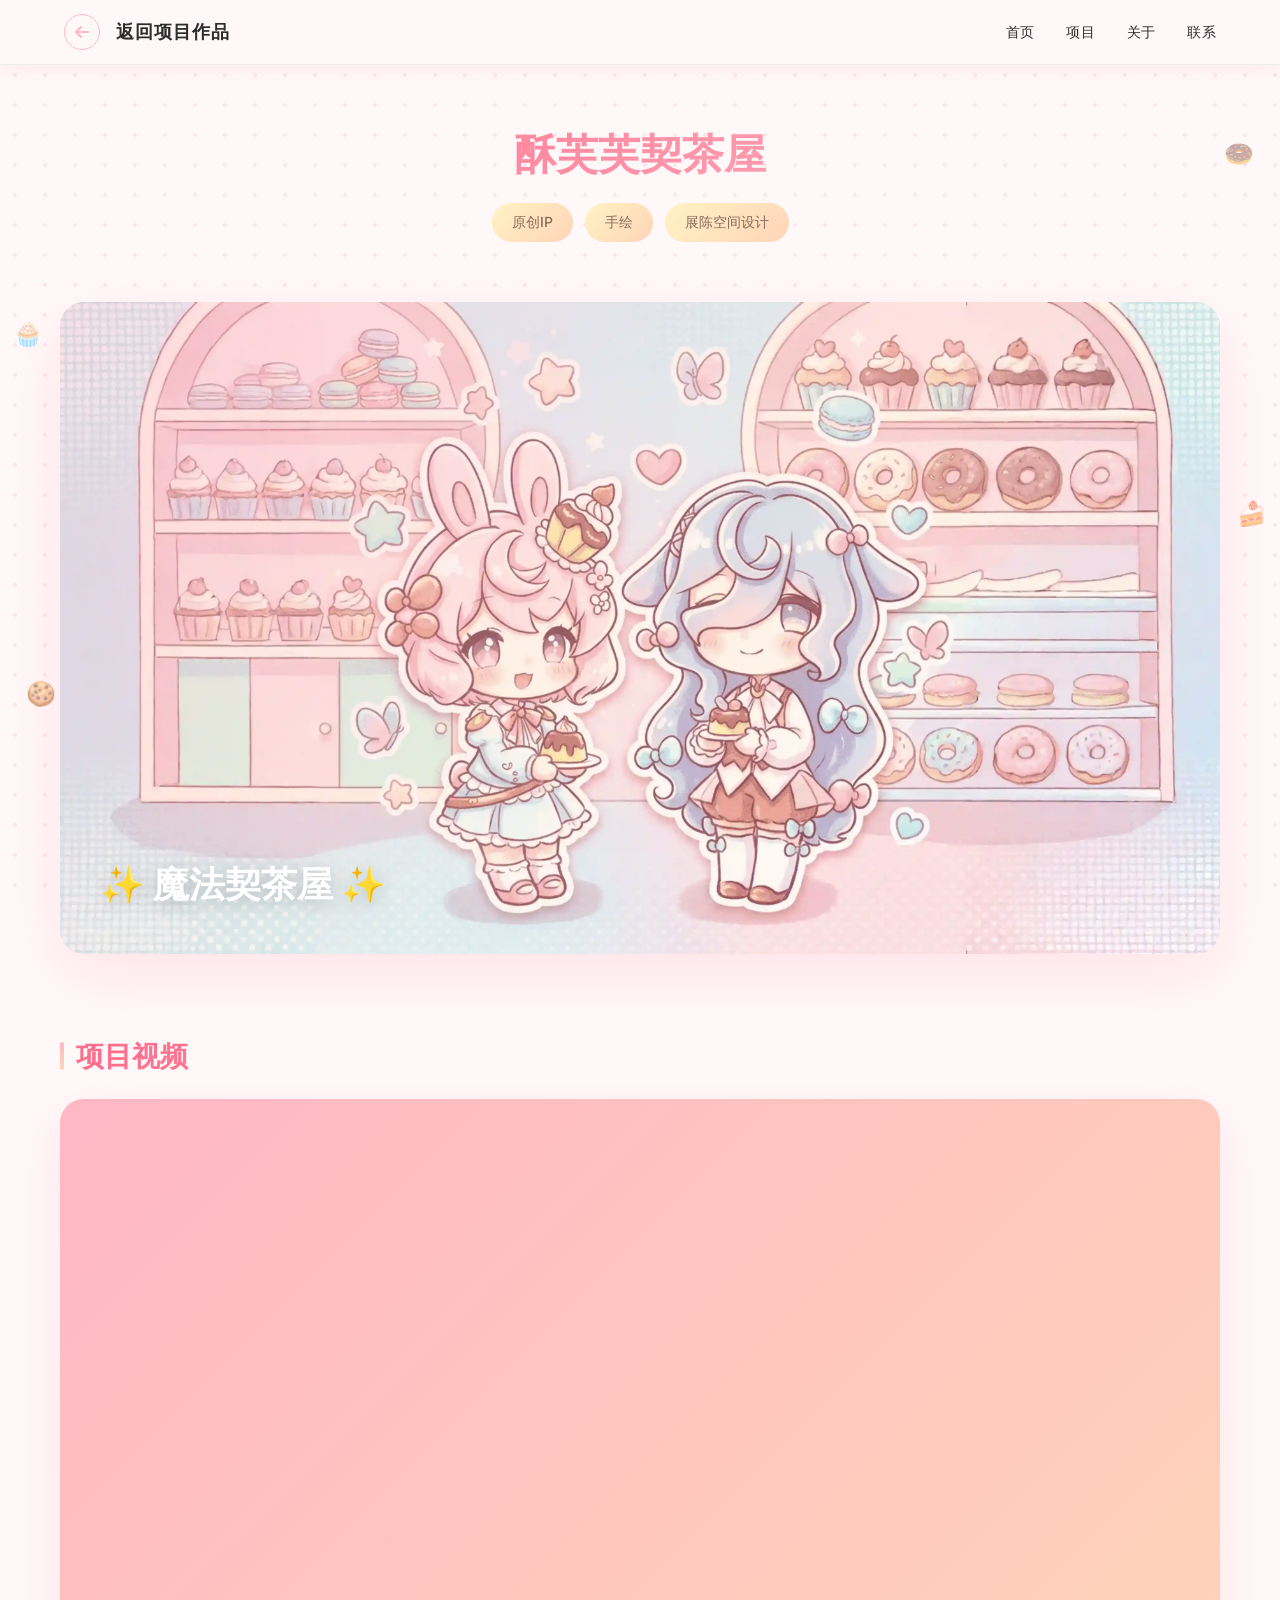
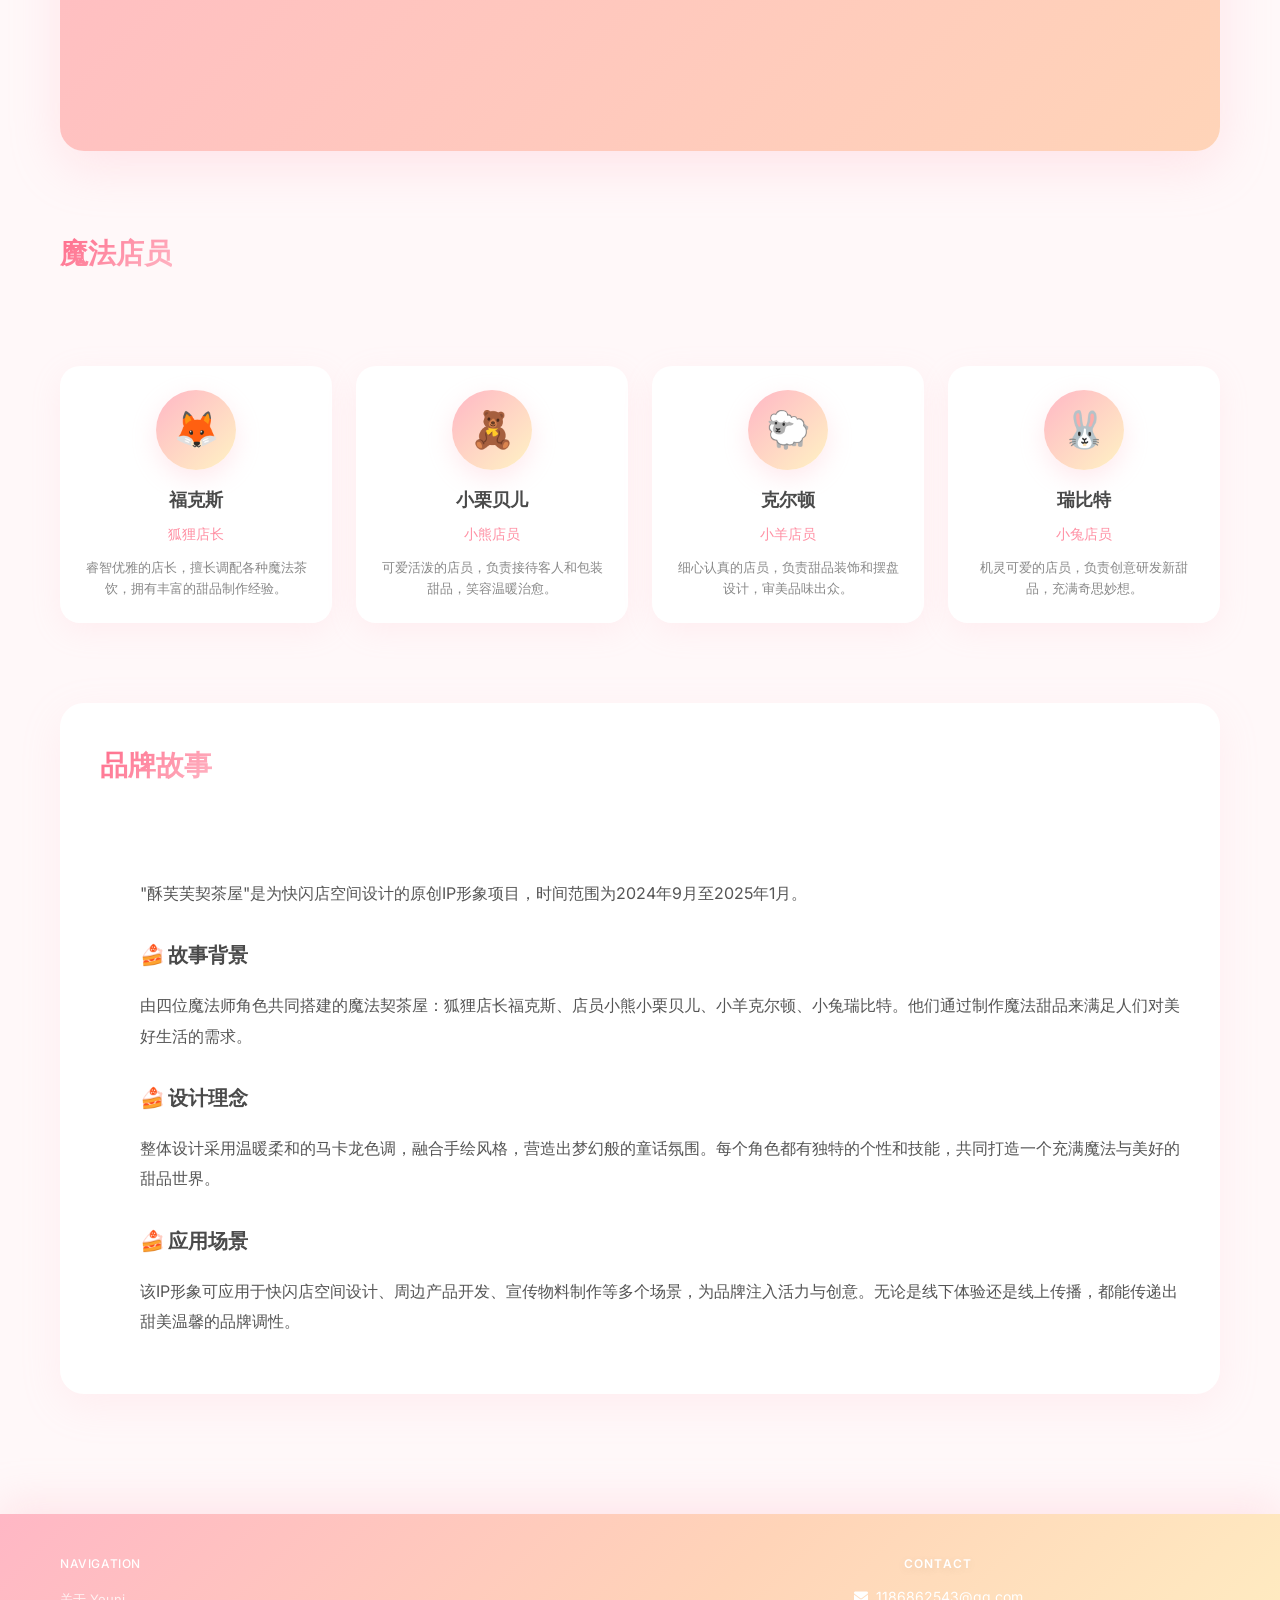
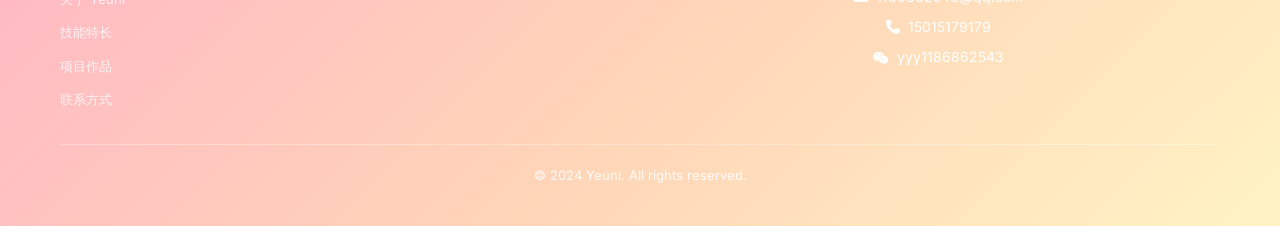
<file: project-detail-sofufu.html>
<!DOCTYPE html>
<html lang="zh-CN">
<head>
    <meta charset="UTF-8">
    <meta name="viewport" content="width=device-width, initial-scale=1.0">
    <title>酥芙芙契茶屋 - 快闪店IP设计</title>
    <link rel="stylesheet" href="https://cdnjs.cloudflare.com/ajax/libs/font-awesome/6.4.0/css/all.min.css">
    <link rel="stylesheet" href="https://fonts.googleapis.com/css2?family=Inter:wght@300;400;500;600;700&display=swap">
    <link rel="stylesheet" href="styles.css">
    <style>
        /* 酥芙芙专属可爱风格样式 */
        :root {
            --macaron-pink: #FFB7C5;
            --macaron-peach: #FFD4B8;
            --macaron-yellow: #FFF3C4;
            --macaron-mint: #C8F7DC;
            --macaron-lavender: #E8D5FF;
            --macaron-blue: #D4E8FF;
            --polka-dot-color: rgba(255, 183, 197, 0.3);
        }

        body {
            background-color: #FFF8F9;
        }

        /* 波点背景 */
        .polka-dot-bg {
            position: fixed;
            top: 0;
            left: 0;
            width: 100%;
            height: 100%;
            background-image: radial-gradient(circle, var(--polka-dot-color) 2px, transparent 2px);
            background-size: 30px 30px;
            pointer-events: none;
            z-index: -1;
        }

        /* 导航栏可爱样式 */
        .navbar {
            background: rgba(255, 248, 249, 0.95) !important;
            backdrop-filter: blur(20px);
            box-shadow: 0 4px 20px rgba(255, 183, 197, 0.2);
        }

        .navbar.scrolled {
            background: rgba(255, 248, 249, 0.98) !important;
            box-shadow: 0 8px 30px rgba(255, 183, 197, 0.3);
        }

        .nav-links a {
            position: relative;
            transition: all 0.3s ease;
        }

        .nav-links a:hover {
            color: var(--macaron-pink);
            transform: translateY(-2px);
        }

        .nav-links a::after {
            content: '';
            position: absolute;
            bottom: -4px;
            left: 0;
            width: 0;
            height: 3px;
            background: linear-gradient(90deg, var(--macaron-pink), var(--macaron-peach));
            border-radius: 2px;
            transition: width 0.3s ease;
        }

        .nav-links a:hover::after {
            width: 100%;
        }

        /* 详情页样式 */
        .detail-page {
            padding: 120px 0 60px;
            position: relative;
        }

        /* 返回按钮 */
        .nav-left {
            display: flex;
            align-items: center;
            gap: 16px;
        }

        .logo {
            text-decoration: none;
        }

        .back-btn {
            display: inline-flex;
            align-items: center;
            justify-content: center;
            width: 36px;
            height: 36px;
            border-radius: 50%;
            background: transparent;
            border: 1px solid var(--macaron-pink);
            color: var(--macaron-pink);
            text-decoration: none;
            font-size: 16px;
            transition: all 0.3s ease;
        }

        .back-btn:hover {
            background: var(--macaron-pink);
            color: white;
        }

        @keyframes bounce {
            0%, 100% { transform: translateY(0); }
            50% { transform: translateY(-5px); }
        }

        /* 标题区域 */
        .detail-header {
            text-align: center;
            margin-bottom: 60px;
        }

        .detail-project-title {
            font-size: 42px;
            font-weight: 700;
            background: linear-gradient(135deg, #FF6B8A, #FFB7C5);
            -webkit-background-clip: text;
            -webkit-text-fill-color: transparent;
            background-clip: text;
            margin-bottom: 16px;
            animation: fadeInUp 0.8s ease;
        }

        .detail-meta-tags {
            display: flex;
            justify-content: center;
            gap: 12px;
            flex-wrap: wrap;
            animation: fadeInUp 0.8s ease 0.2s both;
        }

        .detail-meta-tag {
            padding: 8px 20px;
            background: linear-gradient(135deg, var(--macaron-yellow), var(--macaron-peach));
            border-radius: 25px;
            font-size: 14px;
            color: #8B6A5C;
            font-weight: 500;
            transition: all 0.3s ease;
            cursor: pointer;
        }

        .detail-meta-tag:hover {
            transform: translateY(-3px) scale(1.05);
            box-shadow: 0 6px 20px rgba(255, 212, 184, 0.4);
        }

        /* 封面区域 */
        .detail-cover-section {
            margin-bottom: 80px;
            animation: fadeInUp 0.8s ease 0.4s both;
        }

        .detail-cover {
            position: relative;
            border-radius: 24px;
            overflow: hidden;
            aspect-ratio: 16/9;
            box-shadow: 0 20px 60px rgba(255, 183, 197, 0.3);
            transition: transform 0.5s ease, box-shadow 0.5s ease;
        }

        .detail-cover:hover {
            transform: scale(1.02);
            box-shadow: 0 30px 80px rgba(255, 183, 197, 0.4);
        }

        .detail-cover img {
            width: 100%;
            height: 100%;
            object-fit: cover;
            transition: transform 0.6s ease;
        }

        .detail-cover:hover img {
            transform: scale(1.1);
        }

        .cover-overlay {
            position: absolute;
            inset: 0;
            background: linear-gradient(135deg, rgba(255, 183, 197, 0.4) 0%, rgba(255, 212, 184, 0.2) 50%, transparent 100%);
            display: flex;
            align-items: flex-end;
            padding: 40px;
        }

        .cover-title {
            font-size: 36px;
            font-weight: 700;
            color: white;
            text-shadow: 0 4px 20px rgba(0, 0, 0, 0.2);
            animation: float 3s ease-in-out infinite;
        }

        @keyframes float {
            0%, 100% { transform: translateY(0); }
            50% { transform: translateY(-10px); }
        }

        /* 角色展示区域 */
        .characters-section {
            margin-bottom: 80px;
            animation: fadeInUp 0.8s ease 0.6s both;
        }

        .section-title-wrapper {
            display: flex;
            align-items: center;
            gap: 12px;
            margin-bottom: 30px;
        }

        .section-title {
            font-size: 28px;
            font-weight: 600;
            background: linear-gradient(135deg, #FF6B8A, #FFB7C5);
            -webkit-background-clip: text;
            -webkit-text-fill-color: transparent;
            background-clip: text;
        }

        .section-title::before {
            content: '';
            width: 4px;
            height: 28px;
            background: linear-gradient(180deg, var(--macaron-pink), var(--macaron-peach));
            border-radius: 2px;
        }

        .characters-grid {
            display: grid;
            grid-template-columns: repeat(auto-fit, minmax(250px, 1fr));
            gap: 24px;
        }

        .character-card {
            background: white;
            border-radius: 20px;
            padding: 24px;
            text-align: center;
            box-shadow: 0 8px 30px rgba(255, 183, 197, 0.15);
            transition: all 0.4s ease;
            position: relative;
            overflow: hidden;
        }

        .character-card::before {
            content: '';
            position: absolute;
            top: -50%;
            left: -50%;
            width: 200%;
            height: 200%;
            background: radial-gradient(circle, var(--macaron-lavender) 0%, transparent 70%);
            opacity: 0;
            transition: opacity 0.4s ease;
        }

        .character-card:hover::before {
            opacity: 0.3;
        }

        .character-card:hover {
            transform: translateY(-8px) scale(1.02);
            box-shadow: 0 20px 50px rgba(255, 183, 197, 0.3);
        }

        .character-icon {
            width: 80px;
            height: 80px;
            margin: 0 auto 16px;
            background: linear-gradient(135deg, var(--macaron-pink), var(--macaron-yellow));
            border-radius: 50%;
            display: flex;
            align-items: center;
            justify-content: center;
            font-size: 36px;
            transition: all 0.4s ease;
            box-shadow: 0 8px 25px rgba(255, 183, 197, 0.3);
        }

        .character-card:hover .character-icon {
            transform: rotate(10deg) scale(1.1);
            box-shadow: 0 12px 35px rgba(255, 183, 197, 0.4);
        }

        .character-name {
            font-size: 18px;
            font-weight: 600;
            color: #4A4A4A;
            margin-bottom: 8px;
        }

        .character-role {
            font-size: 14px;
            color: #FF8FA3;
            font-weight: 500;
            margin-bottom: 12px;
        }

        .character-desc {
            font-size: 13px;
            color: #888;
            line-height: 1.6;
        }

        /* 概念说明区域 */
        .detail-concept-section {
            background: white;
            border-radius: 24px;
            padding: 40px;
            box-shadow: 0 12px 40px rgba(255, 183, 197, 0.15);
            animation: fadeInUp 0.8s ease 0.8s both;
        }

        .concept-content {
            line-height: 1.9;
            color: #555;
            font-size: 16px;
            padding-left: 40px;
        }

        .concept-content h4 {
            font-size: 20px;
            font-weight: 600;
            color: #4A4A4A;
            margin: 28px 0 16px;
            position: relative;
            padding-left: 28px;
        }

        .concept-content h4::before {
            content: '🍰';
            position: absolute;
            left: 0;
        }

        .concept-content p {
            margin-bottom: 18px;
        }

        .concept-content strong {
            color: #FF6B8A;
            font-weight: 600;
        }

        /* 装饰元素 - 调整位置避免遮挡内容 */
        .floating-decoration {
            position: fixed;
            font-size: 24px;
            opacity: 0.5;
            pointer-events: none;
            z-index: 100;
            max-width: 30px;
            max-height: 30px;
        }

        .deco-1 { top: 15%; right: 2%; animation: floatDeco 4s ease-in-out infinite; }
        .deco-2 { top: 35%; left: 1%; animation: floatDeco 5s ease-in-out infinite 1s; }
        .deco-3 { top: 55%; right: 1%; animation: floatDeco 6s ease-in-out infinite 0.5s; }
        .deco-4 { top: 75%; left: 2%; animation: floatDeco 4.5s ease-in-out infinite 1.5s; }

        /* 酥芙芙专属页脚样式 - 马卡龙色系 */
        .footer {
            background: linear-gradient(135deg, var(--macaron-pink) 0%, var(--macaron-peach) 50%, var(--macaron-yellow) 100%);
            padding: 40px 0;
            margin-top: 60px;
            box-shadow: 0 -10px 40px rgba(255, 183, 197, 0.3);
        }

        .footer .footer-content {
            grid-template-columns: repeat(3, 1fr);
            gap: 32px;
            margin-bottom: 32px;
        }

        .footer .footer-brand {
            text-align: left;
        }

        .footer .footer-logo {
            font-size: 24px;
            font-weight: 700;
            color: white;
            display: block;
            margin-bottom: 8px;
            text-shadow: 0 2px 10px rgba(0, 0, 0, 0.1);
        }

        .footer .footer-description {
            font-size: 14px;
            color: rgba(255, 255, 255, 0.9);
        }

        .footer .footer-contact {
            text-align: center;
        }

        .footer .footer-contact-title {
            font-size: 12px;
            font-weight: 600;
            color: white;
            text-transform: uppercase;
            letter-spacing: 0.1em;
            margin-bottom: 12px;
            text-shadow: 0 2px 10px rgba(0, 0, 0, 0.1);
        }

        .footer .contact-list {
            display: flex;
            flex-direction: column;
            gap: 8px;
        }

        .footer .contact-item {
            display: flex;
            align-items: center;
            justify-content: center;
            gap: 8px;
            color: white;
            text-decoration: none;
            font-size: 14px;
            transition: all 0.3s ease;
        }

        .footer .contact-item:hover {
            transform: translateY(-2px);
            opacity: 0.8;
        }

        .footer .contact-item i {
            font-size: 14px;
        }

        .footer .footer-social {
            text-align: right;
        }

        .footer .footer-social-title {
            font-size: 12px;
            font-weight: 600;
            color: white;
            text-transform: uppercase;
            letter-spacing: 0.1em;
            margin-bottom: 12px;
            text-shadow: 0 2px 10px rgba(0, 0, 0, 0.1);
        }

        .footer .footer-social-links {
            display: flex;
            justify-content: flex-end;
            gap: 12px;
        }

        .footer .footer-social-links a {
            width: 36px;
            height: 36px;
            background: rgba(255, 255, 255, 0.2);
            border: 2px solid rgba(255, 255, 255, 0.5);
            border-radius: 50%;
            display: flex;
            align-items: center;
            justify-content: center;
            color: white;
            font-size: 14px;
            transition: all 0.3s ease;
        }

        .footer .footer-social-links a:hover {
            background: white;
            color: var(--macaron-pink);
            transform: translateY(-3px) scale(1.1);
            box-shadow: 0 6px 20px rgba(255, 255, 255, 0.4);
        }

        .footer .footer-bottom {
            text-align: center;
            padding-top: 20px;
            border-top: 1px solid rgba(255, 255, 255, 0.3);
            color: rgba(255, 255, 255, 0.9);
            font-size: 13px;
        }

        @keyframes floatDeco {
            0%, 100% { transform: translateY(0) rotate(0deg); }
            50% { transform: translateY(-20px) rotate(10deg); }
        }

        /* 按钮样式 */
        .action-btn {
            display: inline-flex;
            align-items: center;
            gap: 10px;
            padding: 14px 32px;
            background: linear-gradient(135deg, var(--macaron-pink), #FF8FA3);
            border: none;
            border-radius: 50px;
            color: white;
            font-size: 16px;
            font-weight: 600;
            cursor: pointer;
            transition: all 0.3s ease;
            box-shadow: 0 6px 20px rgba(255, 183, 197, 0.4);
        }

        .action-btn:hover {
            transform: translateY(-4px) scale(1.05);
            box-shadow: 0 12px 30px rgba(255, 183, 197, 0.5);
        }

        .action-btn:active {
            transform: translateY(-2px) scale(1.02);
        }

        /* 视频区域样式 */
        .detail-video-section {
            margin-bottom: 80px;
            animation: fadeInUp 0.8s ease 0.5s both;
        }

        .video-container {
            position: relative;
            border-radius: 24px;
            overflow: hidden;
            aspect-ratio: 16/9;
            background: linear-gradient(135deg, var(--macaron-pink), var(--macaron-peach));
            box-shadow: 0 15px 50px rgba(255, 183, 197, 0.3);
        }

        .video-container video {
            width: 100%;
            height: 100%;
            object-fit: cover;
        }

        .video-section-title {
            font-size: 28px;
            font-weight: 600;
            background: linear-gradient(135deg, #FF6B8A, #FFB7C5);
            -webkit-background-clip: text;
            -webkit-text-fill-color: transparent;
            background-clip: text;
            margin-bottom: 20px;
            display: flex;
            align-items: center;
            gap: 12px;
        }

        .video-section-title::before {
            content: '';
            width: 4px;
            height: 28px;
            background: linear-gradient(180deg, var(--macaron-pink), var(--macaron-peach));
            border-radius: 2px;
        }

        /* 渐入动画 */
        @keyframes fadeInUp {
            from {
                opacity: 0;
                transform: translateY(30px);
            }
            to {
                opacity: 1;
                transform: translateY(0);
            }
        }

        /* 响应式设计 */
        @media (max-width: 768px) {
            .detail-project-title {
                font-size: 28px;
            }

            .cover-title {
                font-size: 22px;
            }

            .detail-concept-section {
                padding: 24px;
            }

            .characters-grid {
                grid-template-columns: 1fr;
            }

            .back-btn {
                width: 32px;
                height: 32px;
                font-size: 14px;
            }
        }
    </style>
</head>
<body>
    <!-- 波点背景 -->
    <div class="polka-dot-bg"></div>

    <!-- 装饰元素 -->
    <div class="floating-decoration deco-1">🍩</div>
    <div class="floating-decoration deco-2">🧁</div>
    <div class="floating-decoration deco-3">🍰</div>
    <div class="floating-decoration deco-4">🍪</div>

    <!-- 导航栏 -->
    <header class="navbar">
        <nav class="nav-container">
            <div class="nav-left">
                <a href="index.html#projects" class="back-btn" aria-label="返回项目列表">
                    <i class="fas fa-arrow-left"></i>
                </a>
                <a href="index.html" class="logo" aria-label="返回项目作品">
                    <span class="logo-text">返回项目作品</span>
                </a>
            </div>
            <ul class="nav-links">
                <li><a href="index.html#home">首页</a></li>
                <li><a href="index.html#projects">项目</a></li>
                <li><a href="index.html#about">关于</a></li>
                <li><a href="index.html#contact">联系</a></li>
            </ul>
            <button class="menu-toggle" aria-label="Toggle menu">
                <span></span>
                <span></span>
                <span></span>
            </button>
        </nav>
    </header>

    <!-- 详情页面内容 -->
    <main class="detail-page">
        <div class="container">
            <!-- 头部信息 -->
            <div class="detail-header">
                <h1 class="detail-project-title">酥芙芙契茶屋</h1>
                <div class="detail-meta-tags">
                    <span class="detail-meta-tag">原创IP</span>
                    <span class="detail-meta-tag">手绘</span>
                    <span class="detail-meta-tag">展陈空间设计</span>
                </div>
            </div>

            <!-- 封面区域 -->
            <section class="detail-cover-section">
                <div class="detail-cover">
                    <img src="png/04ip/Sofufu/1.png" alt="酥芙芙契茶屋封面">
                    <div class="cover-overlay">
                        <h2 class="cover-title">✨ 魔法契茶屋 ✨</h2>
                    </div>
                </div>
            </section>

            <!-- 视频区域 -->
            <section class="detail-video-section">
                <h3 class="video-section-title">项目视频</h3>
                <div class="video-container">
                    <iframe src="https://player.bilibili.com/player.html?bvid=BV14LVm61EMw&page=1" scrolling="no" border="0" frameborder="no" framespacing="0" allowfullscreen="true" width="100%" height="100%"></iframe>
                </div>
            </section>

            <!-- 角色展示区域 -->
            <section class="characters-section">
                <div class="section-title-wrapper">
                    <h3 class="section-title">魔法店员</h3>
                </div>
                <div class="characters-grid">
                    <div class="character-card">
                        <div class="character-icon">🦊</div>
                        <h4 class="character-name">福克斯</h4>
                        <p class="character-role">狐狸店长</p>
                        <p class="character-desc">睿智优雅的店长，擅长调配各种魔法茶饮，拥有丰富的甜品制作经验。</p>
                    </div>
                    <div class="character-card">
                        <div class="character-icon">🧸</div>
                        <h4 class="character-name">小栗贝儿</h4>
                        <p class="character-role">小熊店员</p>
                        <p class="character-desc">可爱活泼的店员，负责接待客人和包装甜品，笑容温暖治愈。</p>
                    </div>
                    <div class="character-card">
                        <div class="character-icon">🐑</div>
                        <h4 class="character-name">克尔顿</h4>
                        <p class="character-role">小羊店员</p>
                        <p class="character-desc">细心认真的店员，负责甜品装饰和摆盘设计，审美品味出众。</p>
                    </div>
                    <div class="character-card">
                        <div class="character-icon">🐰</div>
                        <h4 class="character-name">瑞比特</h4>
                        <p class="character-role">小兔店员</p>
                        <p class="character-desc">机灵可爱的店员，负责创意研发新甜品，充满奇思妙想。</p>
                    </div>
                </div>
            </section>

            <!-- 概念说明区域 -->
            <section class="detail-concept-section">
                <div class="section-title-wrapper">
                    <h3 class="section-title">品牌故事</h3>
                </div>
                <div class="concept-content">
                    <p>"酥芙芙契茶屋"是为快闪店空间设计的原创IP形象项目，时间范围为2024年9月至2025年1月。</p>
                    
                    <h4>故事背景</h4>
                    <p>由四位魔法师角色共同搭建的魔法契茶屋：狐狸店长福克斯、店员小熊小栗贝儿、小羊克尔顿、小兔瑞比特。他们通过制作魔法甜品来满足人们对美好生活的需求。</p>
                    
                    <h4>设计理念</h4>
                    <p>整体设计采用温暖柔和的马卡龙色调，融合手绘风格，营造出梦幻般的童话氛围。每个角色都有独特的个性和技能，共同打造一个充满魔法与美好的甜品世界。</p>
                    
                    <h4>应用场景</h4>
                    <p>该IP形象可应用于快闪店空间设计、周边产品开发、宣传物料制作等多个场景，为品牌注入活力与创意。无论是线下体验还是线上传播，都能传递出甜美温馨的品牌调性。</p>
                </div>
            </section>
        </div>
    </main>

    <!-- 页脚 -->
    <footer id="contact" class="footer">
        <div class="container">
            <div class="footer-content">
                <div class="footer-nav">
                    <div class="footer-nav-title">Navigation</div>
                    <ul class="footer-nav-links">
                        <li><a href="index.html#about">关于 Yeuni</a></li>
                        <li><a href="index.html#skills">技能特长</a></li>
                        <li><a href="index.html#projects">项目作品</a></li>
                        <li><a href="index.html#contact">联系方式</a></li>
                    </ul>
                </div>
                <div class="footer-contact">
                    <div class="footer-contact-title">Contact</div>
                    <div class="contact-list">
                        <a href="mailto:1186862543@qq.com" class="contact-item">
                            <i class="fas fa-envelope"></i>
                            <span>1186862543@qq.com</span>
                        </a>
                        <a href="tel:+8615015179179" class="contact-item">
                            <i class="fas fa-phone"></i>
                            <span>15015179179</span>
                        </a>
                        <div class="contact-item">
                            <i class="fab fa-weixin"></i>
                            <span>yyy1186862543</span>
                        </div>
                    </div>
                </div>
            </div>
            <div class="footer-bottom">
                <p>&copy; 2024 Yeuni. All rights reserved.</p>
            </div>
        </div>
    </footer>

    <script>
        // 导航栏滚动效果
        document.addEventListener('DOMContentLoaded', function() {
            const navbar = document.querySelector('.navbar');
            
            window.addEventListener('scroll', function() {
                if (window.scrollY > 50) {
                    navbar.classList.add('scrolled');
                } else {
                    navbar.classList.remove('scrolled');
                }
            });

            // 滚动渐入效果
            const observerOptions = {
                threshold: 0.1,
                rootMargin: '0px 0px -50px 0px'
            };

            const observer = new IntersectionObserver(function(entries) {
                entries.forEach(entry => {
                    if (entry.isIntersecting) {
                        entry.target.style.opacity = '1';
                        entry.target.style.transform = 'translateY(0)';
                    }
                });
            }, observerOptions);

            // 观察所有需要渐入的元素
            document.querySelectorAll('.detail-cover-section, .characters-section, .detail-concept-section').forEach(el => {
                el.style.opacity = '0';
                el.style.transform = 'translateY(30px)';
                el.style.transition = 'opacity 0.6s ease, transform 0.6s ease';
                observer.observe(el);
            });

            // 角色卡片悬停效果增强
            const characterCards = document.querySelectorAll('.character-card');
            characterCards.forEach((card, index) => {
                card.style.animationDelay = `${index * 0.1}s`;
            });

            // 按钮点击涟漪效果
            const buttons = document.querySelectorAll('.action-btn, .back-btn');
            buttons.forEach(btn => {
                btn.addEventListener('click', function(e) {
                    const ripple = document.createElement('span');
                    const rect = this.getBoundingClientRect();
                    const size = Math.max(rect.width, rect.height);
                    const x = e.clientX - rect.left - size / 2;
                    const y = e.clientY - rect.top - size / 2;
                    
                    ripple.style.width = ripple.style.height = size + 'px';
                    ripple.style.left = x + 'px';
                    ripple.style.top = y + 'px';
                    ripple.classList.add('ripple');
                    
                    this.appendChild(ripple);
                    
                    setTimeout(() => ripple.remove(), 600);
                });
            });
        });
    </script>
</body>
</html>
</file>
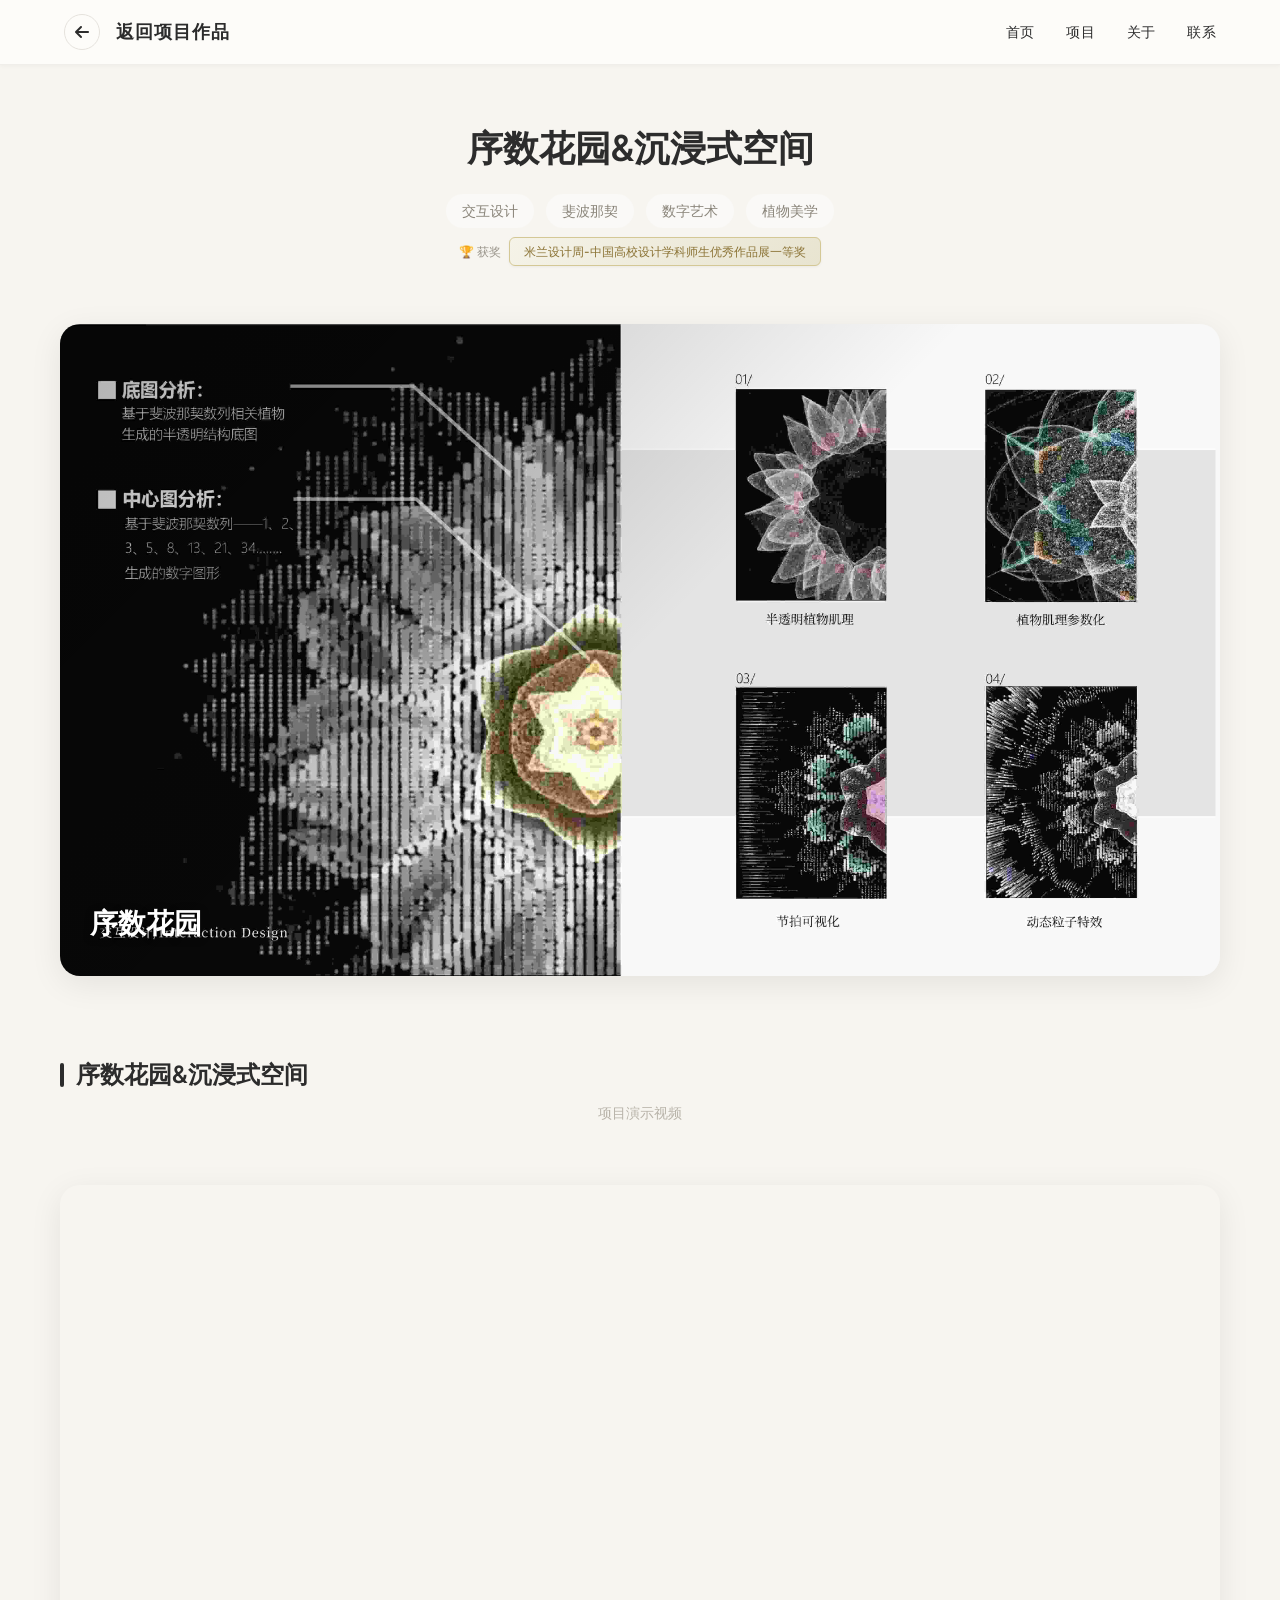
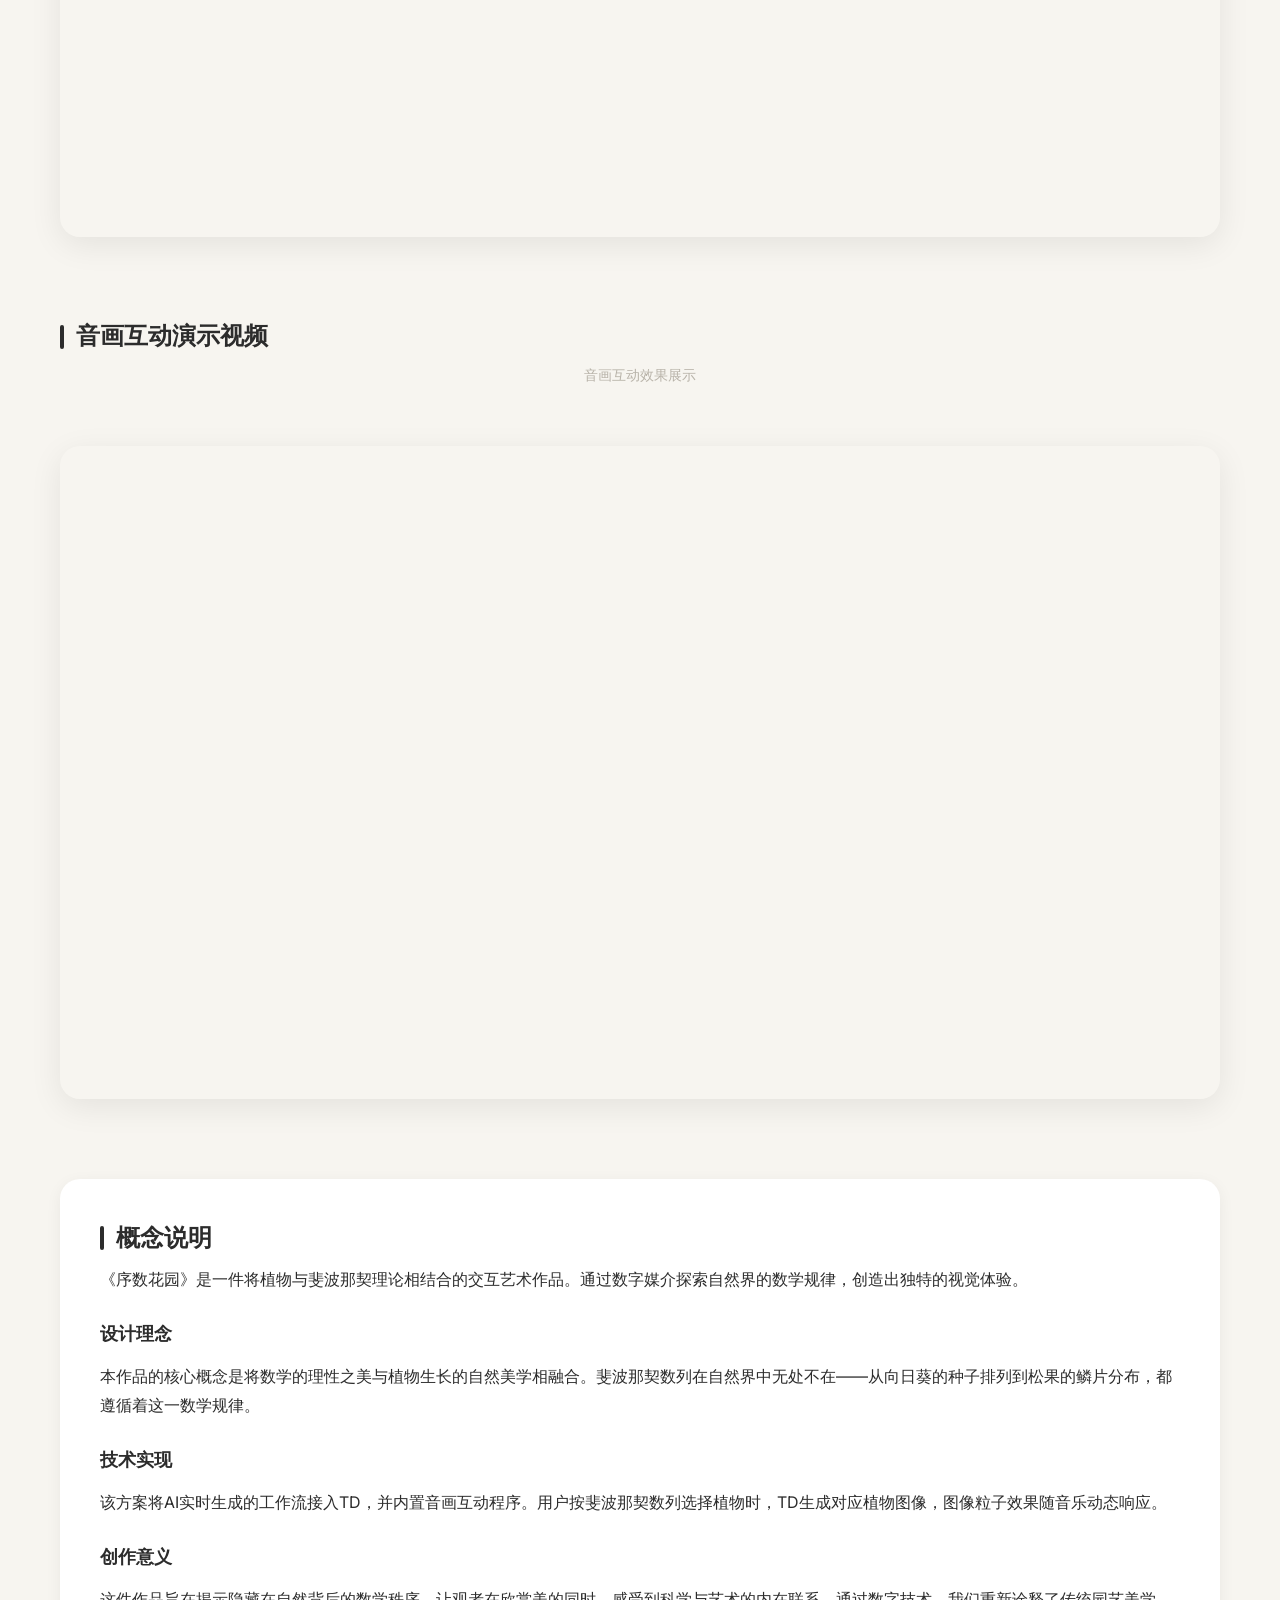
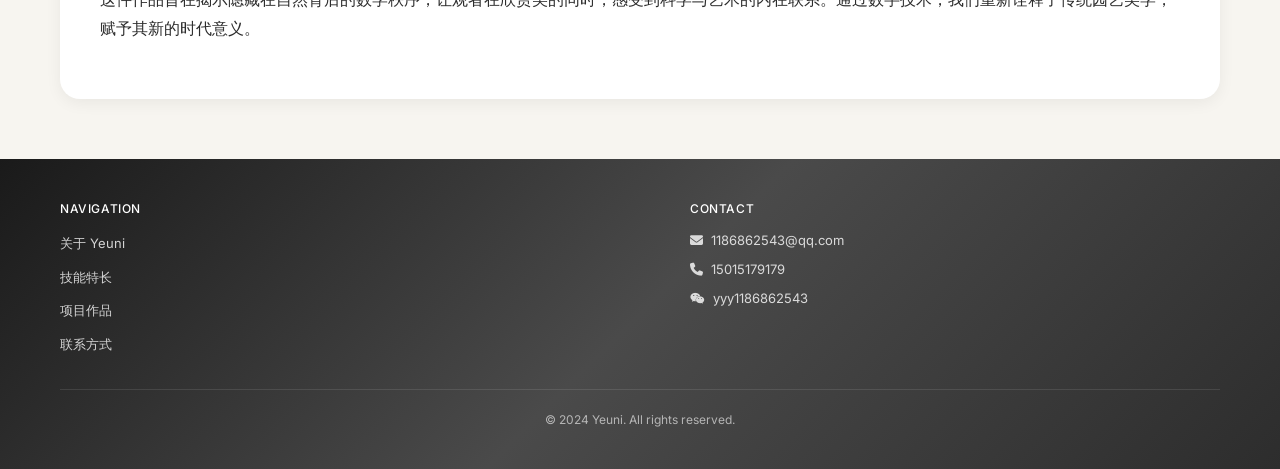
<file: project-detail.html>
<!DOCTYPE html>
<html lang="zh-CN">
<head>
    <meta charset="UTF-8">
    <meta name="viewport" content="width=device-width, initial-scale=1.0">
    <title>项目详情 - Yeuni作品集</title>
    <link rel="stylesheet" href="https://cdnjs.cloudflare.com/ajax/libs/font-awesome/6.4.0/css/all.min.css">
    <link rel="stylesheet" href="https://fonts.googleapis.com/css2?family=Inter:wght@300;400;500;600;700&display=swap">
    <link rel="stylesheet" href="styles.css">
    <style>
        /* 详情页专属样式 */
        .detail-page {
            padding: 120px 0 60px;
        }

        .detail-header {
            margin-bottom: 60px;
        }

        .nav-left {
            display: flex;
            align-items: center;
            gap: 16px;
        }

        .logo {
            text-decoration: none;
        }

        .back-btn {
            display: inline-flex;
            align-items: center;
            justify-content: center;
            width: 36px;
            height: 36px;
            border-radius: 50%;
            background: transparent;
            border: 1px solid var(--color-grey-300);
            color: var(--color-text-dark);
            text-decoration: none;
            font-size: 16px;
            transition: all 0.3s;
        }

        .back-btn:hover {
            background: var(--color-grey-100);
            border-color: var(--color-grey-400);
            color: var(--color-primary);
        }

        .project-title-wrap {
            text-align: center;
        }

        .detail-project-title {
            font-size: 36px;
            font-weight: 600;
            color: var(--color-grey-900);
            margin-bottom: 16px;
        }

        .detail-meta-tags {
            display: flex;
            justify-content: center;
            gap: 12px;
            flex-wrap: wrap;
        }

        .detail-meta-tag {
            padding: 6px 16px;
            background: var(--color-grey-100);
            border-radius: 20px;
            font-size: 14px;
            color: var(--color-grey-600);
        }

        /* 封面区域 */
        .detail-cover-section {
            margin-bottom: 80px;
        }

        .detail-cover {
            position: relative;
            border-radius: var(--radius-lg);
            overflow: hidden;
            aspect-ratio: 16/9;
            box-shadow: var(--shadow-lg);
        }

        .detail-cover img {
            width: 100%;
            height: 100%;
            object-fit: cover;
        }

        .cover-overlay {
            position: absolute;
            inset: 0;
            background: linear-gradient(135deg, rgba(0,0,0,0.3) 0%, transparent 50%);
            display: flex;
            align-items: flex-end;
            padding: 30px;
        }

        .cover-title {
            font-size: 28px;
            font-weight: 600;
            color: white;
            text-shadow: 0 2px 10px rgba(0,0,0,0.3);
        }

        /* 视频区域 */
        .detail-video-section {
            margin-bottom: 80px;
        }

        .section-title {
            font-size: 24px;
            font-weight: 600;
            color: var(--color-grey-900);
            margin-bottom: 8px;
            display: flex;
            align-items: center;
            gap: 12px;
        }

        .video-subtitle {
            font-size: 14px;
            color: var(--color-grey-500);
            margin-bottom: 20px;
        }

        .section-title::before {
            content: '';
            width: 4px;
            height: 24px;
            background: var(--color-primary);
            border-radius: 2px;
        }

        .video-container {
            position: relative;
            border-radius: var(--radius-lg);
            overflow: hidden;
            background: var(--color-grey-900);
            box-shadow: var(--shadow-lg);
            max-width: 100%;
            aspect-ratio: 16 / 9;
        }

        .video-container video,
        .video-container iframe {
            width: 100%;
            height: 100%;
            display: block;
            border: none;
        }

        .video-placeholder {
            position: absolute;
            inset: 0;
            display: flex;
            flex-direction: column;
            align-items: center;
            justify-content: center;
            gap: 16px;
            background: linear-gradient(135deg, var(--color-grey-800) 0%, var(--color-grey-900) 100%);
        }

        .video-placeholder i {
            font-size: 48px;
            color: rgba(255,255,255,0.3);
        }

        .video-placeholder p {
            color: rgba(255,255,255,0.5);
            font-size: 14px;
        }

        /* 概念说明区域 */
        .detail-concept-section {
            background: white;
            border-radius: var(--radius-lg);
            padding: 40px;
            box-shadow: var(--shadow-md);
        }

        .concept-content {
            line-height: 1.8;
            color: var(--color-grey-700);
            font-size: 16px;
        }

        .concept-content h4 {
            font-size: 18px;
            font-weight: 600;
            color: var(--color-grey-900);
            margin: 24px 0 12px;
        }

        .concept-content p {
            margin-bottom: 16px;
        }

        /* 不同项目类型的footer主题色 - 更浅的色调 */
        .footer-interaction {
            background: linear-gradient(135deg, #1a1a1a 0%, #4a4a4a 50%, #2d2d2d 100%);
        }

        .footer-ip {
            background: linear-gradient(135deg, #a8e6cf 0%, #88d8b0 50%, #b5f5d4 100%);
        }

        .footer-ui {
            background: linear-gradient(135deg, #e8d5ff 0%, #d4b8ff 50%, #f0e1ff 100%);
        }

        .footer-installation {
            background: linear-gradient(135deg, #1a1a1a 0%, #4a4a4a 50%, #2d2d2d 100%);
        }

        /* 好梦主题 - 淡紫色调背景与装饰 */
        .theme-gooddream {
            background: linear-gradient(180deg, #f5f0ff 0%, #fff5ff 50%, #fef9ff 100%);
            min-height: 100vh;
        }

        .theme-gooddream .detail-cover-section,
        .theme-gooddream .detail-video-section,
        .theme-gooddream .detail-concept-section {
            position: relative;
        }

        /* 月亮星星装饰 */
        .dream-decoration {
            position: fixed;
            font-size: 20px;
            opacity: 0.3;
            pointer-events: none;
            z-index: 5;
        }

        .dream-moon {
            top: 15%;
            right: 8%;
            animation: float 6s ease-in-out infinite;
        }

        .dream-star1 {
            top: 25%;
            left: 10%;
            animation: float 5s ease-in-out infinite 0.5s;
        }

        .dream-star2 {
            top: 40%;
            right: 15%;
            animation: float 7s ease-in-out infinite 1s;
        }

        .dream-star3 {
            top: 60%;
            left: 15%;
            animation: float 5.5s ease-in-out infinite 1.5s;
        }

        .dream-star4 {
            top: 75%;
            right: 10%;
            animation: float 6.5s ease-in-out infinite 0.8s;
        }

        /* 狸塔塔主题 - 淡青色渐变背景 */
        .theme-litata {
            background: linear-gradient(180deg, #e8f8f5 0%, #f0fcf9 40%, #ffffff 100%);
            min-height: 100vh;
        }

        /* 云朵装饰 */
        .cloud-decoration {
            position: fixed;
            font-size: 28px;
            opacity: 0.25;
            pointer-events: none;
            z-index: 5;
        }

        .cloud1 {
            top: 12%;
            right: 5%;
            animation: floatCloud 8s ease-in-out infinite;
        }

        .cloud2 {
            top: 35%;
            left: 3%;
            animation: floatCloud 10s ease-in-out infinite 1.5s;
        }

        .cloud3 {
            top: 55%;
            right: 12%;
            animation: floatCloud 9s ease-in-out infinite 2s;
        }

        .cloud4 {
            top: 70%;
            left: 8%;
            animation: floatCloud 7.5s ease-in-out infinite 0.5s;
        }

        @keyframes float {
            0%, 100% { transform: translateY(0) rotate(0deg); }
            50% { transform: translateY(-10px) rotate(5deg); }
        }

        @keyframes floatCloud {
            0%, 100% { transform: translateY(0) translateX(0); }
            50% { transform: translateY(-8px) translateX(5px); }
        }

        /* 深色footer文字颜色 */
        .footer-interaction .footer-logo,
        .footer-installation .footer-logo,
        .footer-interaction .footer-contact-title,
        .footer-installation .footer-contact-title,
        .footer-interaction .footer-social-title,
        .footer-installation .footer-social-title {
            color: #ffffff;
        }

        .footer-interaction .footer-description,
        .footer-installation .footer-description {
            color: rgba(255, 255, 255, 0.7);
        }

        .footer-interaction .contact-item,
        .footer-installation .contact-item {
            color: rgba(255, 255, 255, 0.8);
        }

        .footer-interaction .footer-social-links a,
        .footer-installation .footer-social-links a {
            color: #ffffff;
            border-color: rgba(255, 255, 255, 0.3);
        }

        .footer-interaction .footer-bottom,
        .footer-installation .footer-bottom {
            color: rgba(255, 255, 255, 0.6);
            border-top-color: rgba(255, 255, 255, 0.1);
        }

        /* 浅色footer文字颜色 - 好梦和狸塔塔 */
        .footer-ui .footer-logo,
        .footer-ui .footer-contact-title,
        .footer-ui .footer-social-title,
        .footer-ip .footer-logo,
        .footer-ip .footer-contact-title,
        .footer-ip .footer-social-title {
            color: #5a4a7a;
        }

        .footer-ui .footer-description,
        .footer-ip .footer-description {
            color: #7a6a8a;
        }

        .footer-ui .contact-item,
        .footer-ip .contact-item {
            color: #6a5a7a;
        }

        .footer-ui .footer-social-links a,
        .footer-ip .footer-social-links a {
            color: #5a4a7a;
            border-color: rgba(90, 74, 122, 0.3);
        }

        .footer-ui .footer-bottom,
        .footer-ip .footer-bottom {
            color: #8a7a9a;
            border-top-color: rgba(90, 74, 122, 0.1);
        }

        .footer-ui .footer-nav-title,
        .footer-ip .footer-nav-title {
            color: #5a4a7a;
        }

        .footer-ui .footer-nav-links a,
        .footer-ip .footer-nav-links a {
            color: #6a5a7a;
        }

        /* 响应式设计 */
        @media (max-width: 768px) {
            .detail-project-title {
                font-size: 28px;
            }

            .detail-cover-section,
            .detail-video-section {
                margin-bottom: 40px;
            }

            .detail-concept-section {
                padding: 24px;
            }

            .cover-overlay {
                padding: 20px;
            }

            .cover-title {
                font-size: 20px;
            }
        }
    </style>
</head>
<body>
    <!-- 导航栏 -->
    <header class="navbar">
        <nav class="nav-container">
            <div class="nav-left">
                <a href="index.html#projects" class="back-btn" aria-label="返回项目列表">
                    <i class="fas fa-arrow-left"></i>
                </a>
                <a href="index.html" class="logo" aria-label="返回项目作品">
                    <span class="logo-text">返回项目作品</span>
                </a>
            </div>
            <ul class="nav-links">
                <li><a href="index.html#home">首页</a></li>
                <li><a href="index.html#projects">项目</a></li>
                <li><a href="index.html#about">关于</a></li>
                <li><a href="index.html#contact">联系</a></li>
            </ul>
            <button class="menu-toggle" aria-label="切换菜单">
                <span></span>
                <span></span>
                <span></span>
            </button>
        </nav>
    </header>

    <!-- 详情页面内容 -->
    <main class="detail-page">
        <div class="container">
            <!-- 头部信息 -->
            <div class="detail-header">
                <div class="project-title-wrap">
                    <h1 class="detail-project-title" id="project-title">项目详情</h1>
                    <div class="detail-meta-tags" id="project-tags">
                    </div>
                    <div class="detail-meta-awards" id="project-awards" style="display: none;">
                        <span class="award-label">🏆 获奖</span>
                    </div>
                </div>
            </div>

            <!-- 封面区域 -->
            <section class="detail-cover-section">
                <div class="detail-cover">
                    <img id="cover-image" src="" alt="项目封面">
                    <div class="cover-overlay">
                        <h2 class="cover-title" id="cover-title">项目封面</h2>
                    </div>
                </div>
            </section>

            <!-- 视频区域 -->
            <section class="detail-video-section">
                <div class="section-header">
                    <h3 class="section-title" id="video-title">项目演示视频</h3>
                    <p class="video-subtitle" id="video-subtitle">项目演示视频</p>
                </div>
                <div class="video-container" id="video-container-1">
                    <div class="video-placeholder">
                        <i class="fas fa-play-circle"></i>
                        <p>项目演示视频</p>
                    </div>
                </div>
            </section>

            <!-- 第二个视频区域（音画互动） -->
            <section class="detail-video-section" id="second-video-section" style="display: none;">
                <div class="section-header">
                    <h3 class="section-title">音画互动演示视频</h3>
                    <p class="video-subtitle">音画互动效果展示</p>
                </div>
                <div class="video-container" id="video-container-2">
                    <div class="video-placeholder">
                        <i class="fas fa-play-circle"></i>
                        <p>音画互动演示视频</p>
                    </div>
                </div>
            </section>

            <!-- 概念说明区域 -->
            <section class="detail-concept-section">
                <h3 class="section-title">概念说明</h3>
                <div class="concept-content" id="concept-content">
                </div>
            </section>
        </div>
    </main>

    <!-- 页脚 -->
    <footer id="contact" class="footer">
        <div class="container">
            <div class="footer-content">
                <div class="footer-nav">
                    <div class="footer-nav-title">Navigation</div>
                    <ul class="footer-nav-links">
                        <li><a href="index.html#about">关于 Yeuni</a></li>
                        <li><a href="index.html#skills">技能特长</a></li>
                        <li><a href="index.html#projects">项目作品</a></li>
                        <li><a href="index.html#contact">联系方式</a></li>
                    </ul>
                </div>
                <div class="footer-contact">
                    <div class="footer-contact-title">Contact</div>
                    <div class="contact-list">
                        <a href="mailto:1186862543@qq.com" class="contact-item">
                            <i class="fas fa-envelope"></i>
                            <span>1186862543@qq.com</span>
                        </a>
                        <a href="tel:+8615015179179" class="contact-item">
                            <i class="fas fa-phone"></i>
                            <span>15015179179</span>
                        </a>
                        <div class="contact-item">
                            <i class="fab fa-weixin"></i>
                            <span>yyy1186862543</span>
                        </div>
                    </div>
                </div>
            </div>
            <div class="footer-bottom">
                <p>&copy; 2024 Yeuni. All rights reserved.</p>
            </div>
        </div>
    </footer>

    <script>
        // 项目数据
        const projects = {
            '1': {
                id: 1,
                name: '序数花园',
                title: '序数花园&沉浸式空间',
                cover: 'png/03jh/4.png',
                video: 'BV1xLVm6yE7y',
                video2: 'BV1t3Vm67EY8',
                type: 'interaction',
                tags: ['交互设计', '斐波那契', '数字艺术', '植物美学'],
                awards: ['米兰设计周-中国高校设计学科师生优秀作品展一等奖'],
                concept: `
                    <p>《序数花园》是一件将植物与斐波那契理论相结合的交互艺术作品。通过数字媒介探索自然界的数学规律，创造出独特的视觉体验。</p>
                    <h4>设计理念</h4>
                    <p>本作品的核心概念是将数学的理性之美与植物生长的自然美学相融合。斐波那契数列在自然界中无处不在——从向日葵的种子排列到松果的鳞片分布，都遵循着这一数学规律。</p>
                    <h4>技术实现</h4>
                    <p>该方案将AI实时生成的工作流接入TD，并内置音画互动程序。用户按斐波那契数列选择植物时，TD生成对应植物图像，图像粒子效果随音乐动态响应。</p>
                    <h4>创作意义</h4>
                    <p>这件作品旨在揭示隐藏在自然背后的数学秩序，让观者在欣赏美的同时，感受到科学与艺术的内在联系。通过数字技术，我们重新诠释了传统园艺美学，赋予其新的时代意义。</p>
                `
            },
            '2': {
                id: 2,
                name: '狸塔塔',
                title: '狸塔塔 - 深技大数字人IP',
                cover: 'png/04ip/litata/9.png',
                video: 'BV1t3Vm67ERs',
                type: 'ip',
                tags: ['IP设计', '数字人', '品牌形象', '深圳'],
                concept: `
                    <p>"狸塔塔"是为深圳技术大学设计的数字人IP形象，融合了深圳的地域文化特色与现代设计理念。</p>
                    <h4>设计灵感</h4>
                    <p>IP形象的设计灵感来源于深圳的城市精神——创新、活力、包容。"狸"代表着机智与灵活，"塔"象征着深圳的地标建筑和不断向上的城市精神。</p>
                    <h4>形象特点</h4>
                    <p>狸塔塔以可爱的狐狸形象为基础，身着科技感十足的服装，体现了深圳技术大学的工科特色。配色方案采用了科技蓝与活力橙的搭配，展现年轻、时尚的品牌调性。</p>
                    <h4>应用场景</h4>
                    <p>该IP形象可应用于校园宣传、文创产品、数字互动等多个场景，成为学校对外展示的重要视觉符号。</p>
                `
            },
            '3': {
                id: 3,
                name: '好梦',
                title: '好梦 - 疗愈系助眠应用',
                cover: 'png/05ui/13.png',
                video: 'BV1U3Vm67EGk',
                type: 'ui',
                tags: ['UI设计', '助眠APP', '情感设计', '梦貘'],
                concept: `
                    <p>《好梦》是一款以梦貘为核心的疗愈系助眠应用，通过温暖的视觉设计和贴心的交互体验，帮助用户获得更好的睡眠质量。</p>
                    <h4>设计概念</h4>
                    <p>梦貘是中国古代神话中的神兽，传说它能够吞噬噩梦，带来好梦。以此为灵感，我们打造了一个充满故事感的助眠产品。</p>
                    <h4>功能特色</h4>
                    <p>应用包含多种助眠功能：白噪音播放、睡前故事、呼吸引导、睡眠记录等。整体视觉设计采用柔和的渐变色彩和圆润的造型，营造温暖舒适的氛围。</p>
                    <h4>情感设计</h4>
                    <p>通过拟人化的梦貘形象与用户互动，建立情感连接。梦貘会根据用户的睡眠状态呈现不同的表情和动作，让整个助眠过程变得更加生动有趣。</p>
                `
            },
            '4': {
                id: 4,
                name: '蜷白',
                title: '蜷白 - 可穿戴装置',
                cover: 'png/06zz/1.png',
                video: 'BV1t3Vm67E9u',
                type: 'installation',
                tags: ['可穿戴装置', '交互艺术', '情绪可视化', '含羞草'],
                concept: `
                    <p>"蜷白"是一件以含羞草的应激闭合特性为核心隐喻的可穿戴装置艺术作品，结合黑白圣母的意象，将植物的'触之即敛'化为人类情绪的可视化表达。</p>
                    <h4>设计灵感</h4>
                    <p>含羞草的应激闭合特性——当外界产生触碰与压力时，叶片会迅速收缩——这一自然现象成为本作品的核心隐喻。我们希望将植物的这种本能反应转化为人类情绪的可视化表达，让情绪变得可以被'看见'。</p>
                    <h4>技术实现</h4>
                    <p>装置采用智能材料与传感器技术，能够感知外界触碰与压力，并通过机械结构模拟植物叶片的收缩行为。当穿戴者感受到外界压力时，装置会从开放状态逐渐进入内放与防御状态，呈现出一种情绪被'看见'的过程。</p>
                    <h4>艺术表达</h4>
                    <p>黑白圣母的意象为作品增添了宗教与哲学的深度，象征着纯洁与守护。装置的形态变化不仅是机械运动，更是一种情感的流动与表达，让观者能够直观地感受到情绪的起伏与变化。</p>
                `
            },
            '5': {
                id: 5,
                name: '酥芙芙契茶屋',
                title: '酥芙芙契茶屋 - 快闪店IP设计',
                cover: 'png/04ip/Sofufu/1.png',
                type: 'ip',
                tags: ['原创IP', '手绘', '展陈空间设计'],
                concept: `
                    <p>"酥芙芙契茶屋"是为快闪店空间设计的原创IP形象项目，时间范围为2024年9月至2025年1月。</p>
                    <h4>故事背景</h4>
                    <p>由四位魔法师角色共同搭建的魔法契茶屋：狐狸店长福克斯、店员小熊小栗贝儿、小羊克尔顿、小兔瑞比特。他们通过制作魔法甜品来满足人们对美好生活的需求。</p>
                    <h4>角色设定</h4>
                    <p><strong>福克斯（狐狸店长）</strong>：睿智优雅的店长，擅长调配各种魔法茶饮，拥有丰富的甜品制作经验。</p>
                    <p><strong>小栗贝儿（小熊店员）</strong>：可爱活泼的店员，负责接待客人和包装甜品，笑容温暖治愈。</p>
                    <p><strong>克尔顿（小羊店员）</strong>：细心认真的店员，负责甜品装饰和摆盘设计，审美品味出众。</p>
                    <p><strong>瑞比特（小兔店员）</strong>：机灵可爱的店员，负责创意研发新甜品，充满奇思妙想。</p>
                    <h4>设计理念</h4>
                    <p>整体设计采用温暖柔和的色调，融合手绘风格，营造出梦幻般的童话氛围。每个角色都有独特的个性和技能，共同打造一个充满魔法与美好的甜品世界。</p>
                    <h4>应用场景</h4>
                    <p>该IP形象可应用于快闪店空间设计、周边产品开发、宣传物料制作等多个场景，为品牌注入活力与创意。</p>
                `
            }
        };

        // 获取URL参数
        function getParameterByName(name) {
            const url = window.location.href;
            name = name.replace(/[\[\]]/g, '\\$&');
            const regex = new RegExp('[?&]' + name + '(=([^&#]*)|&|#|$)');
            const results = regex.exec(url);
            if (!results) return null;
            if (!results[2]) return '';
            return decodeURIComponent(results[2].replace(/\+/g, ' '));
        }

        // 加载项目数据
        document.addEventListener('DOMContentLoaded', function() {
            const projectId = getParameterByName('id') || '1';
            const project = projects[projectId] || projects['1'];

            // 更新页面内容
            document.getElementById('project-title').textContent = project.title;
            document.getElementById('cover-image').src = project.cover;
            document.getElementById('cover-image').alt = project.name + ' - 项目封面';
            document.getElementById('cover-title').textContent = project.name;
            document.getElementById('concept-content').innerHTML = project.concept;

            // 更新视频标题
            document.getElementById('video-title').textContent = project.title;
            document.getElementById('video-subtitle').textContent = '项目演示视频';

            // 加载视频
            const videoContainer1 = document.getElementById('video-container-1');
            if (project.video) {
                videoContainer1.innerHTML = `
                    <iframe src="https://player.bilibili.com/player.html?bvid=${project.video}&page=1" scrolling="no" border="0" frameborder="no" framespacing="0" allowfullscreen="true" width="100%" height="100%"></iframe>
                `;
            } else {
                videoContainer1.innerHTML = `
                    <div class="video-placeholder">
                        <i class="fas fa-play-circle"></i>
                        <p>项目演示视频</p>
                    </div>
                `;
            }

            // 加载第二个视频（音画互动）
            const secondVideoSection = document.getElementById('second-video-section');
            const videoContainer2 = document.getElementById('video-container-2');
            if (project.video2) {
                secondVideoSection.style.display = 'block';
                videoContainer2.innerHTML = `
                    <iframe src="https://player.bilibili.com/player.html?bvid=${project.video2}&page=1" scrolling="no" border="0" frameborder="no" framespacing="0" allowfullscreen="true" width="100%" height="100%"></iframe>
                `;
            } else {
                secondVideoSection.style.display = 'none';
            }

            // 更新标签
            const tagsContainer = document.getElementById('project-tags');
            project.tags.forEach(tag => {
                const span = document.createElement('span');
                span.className = 'detail-meta-tag';
                span.textContent = tag;
                tagsContainer.appendChild(span);
            });

            // 更新奖项
            const awardsContainer = document.getElementById('project-awards');
            if (project.awards && project.awards.length > 0) {
                awardsContainer.style.display = 'block';
                project.awards.forEach(award => {
                    const span = document.createElement('span');
                    span.className = 'detail-meta-award';
                    span.textContent = award;
                    awardsContainer.appendChild(span);
                });
            }

            // 根据项目类型动态设置footer主题色
            const footer = document.querySelector('.footer');
            const footerClasses = ['footer-interaction', 'footer-ip', 'footer-ui', 'footer-installation'];
            
            // 移除所有footer主题类
            footerClasses.forEach(cls => footer.classList.remove(cls));
            
            // 添加当前项目类型对应的类
            if (project.type) {
                const typeClass = `footer-${project.type}`;
                if (footerClasses.includes(typeClass)) {
                    footer.classList.add(typeClass);
                }
            }

            // 根据项目类型添加主题类和装饰元素
            const body = document.body;
            
            // 好梦主题 - 淡紫色调 + 月亮星星装饰
            if (project.name === '好梦') {
                body.classList.add('theme-gooddream');
                
                // 添加月亮星星装饰
                const dreamDecorations = [
                    { class: 'dream-decoration dream-moon', content: '🌙' },
                    { class: 'dream-decoration dream-star1', content: '⭐' },
                    { class: 'dream-decoration dream-star2', content: '✨' },
                    { class: 'dream-decoration dream-star3', content: '⭐' },
                    { class: 'dream-decoration dream-star4', content: '✨' }
                ];
                
                dreamDecorations.forEach(deco => {
                    const element = document.createElement('div');
                    element.className = deco.class;
                    element.textContent = deco.content;
                    body.appendChild(element);
                });
            }
            
            // 狸塔塔主题 - 淡青色渐变 + 云朵装饰
            if (project.name === '狸塔塔') {
                body.classList.add('theme-litata');
                
                // 添加云朵装饰
                const cloudDecorations = [
                    { class: 'cloud-decoration cloud1', content: '☁️' },
                    { class: 'cloud-decoration cloud2', content: '☁️' },
                    { class: 'cloud-decoration cloud3', content: '☁️' },
                    { class: 'cloud-decoration cloud4', content: '☁️' }
                ];
                
                cloudDecorations.forEach(deco => {
                    const element = document.createElement('div');
                    element.className = deco.class;
                    element.textContent = deco.content;
                    body.appendChild(element);
                });
            }
        });
    </script>
</body>
</html>
</file>
<file: styles.css>
/* 基础样式重置 */
* {
    margin: 0;
    padding: 0;
    box-sizing: border-box;
}

/* CSS变量 - INS莫兰迪风格 */
:root {
    --color-primary: #2c2c2c;
    --color-secondary: #3d3d3d;
    --color-accent: #c9a96e;
    --color-accent-light: #e8dcc8;
    --color-accent-dark: #a68b5b;
    --color-white: #fdfcfa;
    --color-cream: #f7f5f0;
    --color-grey-100: #faf9f7;
    --color-grey-200: #f0eeea;
    --color-grey-300: #e5e2dc;
    --color-grey-400: #d4d0c8;
    --color-grey-500: #b8b3a9;
    --color-grey-600: #8a857a;
    --color-text-dark: #2c2c2c;
    --color-text-medium: #6b665d;
    --color-text-light: #9a958b;
    --color-rose: #d4a5a5;
    --color-sage: #a5b5a5;
    --color-dusty-blue: #a5b0c9;
    --font-sans: 'Inter', -apple-system, BlinkMacSystemFont, 'SF Pro Display', -apple-system, sans-serif;
    --font-serif: 'Playfair Display', Georgia, serif;
    --radius-sm: 6px;
    --radius-md: 12px;
    --radius-lg: 20px;
    --radius-xl: 28px;
    --radius-full: 9999px;
    --transition-fast: 0.15s ease;
    --transition-normal: 0.3s ease;
    --transition-slow: 0.5s ease;
    --shadow-sm: 0 1px 4px rgba(0,0,0,0.04);
    --shadow-md: 0 4px 16px rgba(0,0,0,0.06);
    --shadow-lg: 0 8px 32px rgba(0,0,0,0.08);
    --shadow-glass: 0 8px 32px rgba(0,0,0,0.06);
}

/* 基础样式 */
html {
    scroll-behavior: smooth;
}

body {
    font-family: var(--font-sans);
    line-height: 1.6;
    color: var(--color-text-dark);
    background-color: var(--color-cream);
    overflow-x: hidden;
}

.container {
    max-width: 1200px;
    margin: 0 auto;
    padding: 0 20px;
}

/* 导航栏 - INS莫兰迪风格 */
.navbar {
    position: fixed;
    top: 0;
    left: 0;
    right: 0;
    z-index: 1000;
    background-color: rgba(253, 252, 250, 0.92);
    backdrop-filter: blur(20px);
    -webkit-backdrop-filter: blur(20px);
    border-bottom: 1px solid var(--color-grey-200);
    box-shadow: var(--shadow-sm);
}

.nav-container {
    max-width: 1200px;
    margin: 0 auto;
    padding: 0 24px;
    display: flex;
    justify-content: space-between;
    align-items: center;
    height: 64px;
}

.logo-text {
    font-size: 18px;
    font-weight: 600;
    color: var(--color-text-dark);
    text-decoration: none;
    letter-spacing: 0.05em;
}

.nav-links {
    display: flex;
    list-style: none;
    gap: 32px;
}

.nav-links a {
    text-decoration: none;
    color: var(--color-text-dark);
    font-weight: 400;
    font-size: 14px;
    letter-spacing: 0.02em;
    transition: opacity var(--transition-fast);
}

.nav-links a:hover {
    opacity: 0.6;
}

.menu-toggle {
    display: none;
    flex-direction: column;
    gap: 5px;
    background: none;
    border: none;
    cursor: pointer;
}

.menu-toggle span {
    width: 25px;
    height: 2px;
    background-color: var(--color-text-dark);
}

/* 首屏区域 - INS莫兰迪风格 */
.hero {
    height: 100vh;
    display: flex;
    align-items: center;
    justify-content: center;
    background-image: url('png/01sy/1.png');
    background-size: cover;
    background-position: center;
    position: relative;
}

.hero::before {
    content: '';
    position: absolute;
    top: 0;
    left: 0;
    right: 0;
    bottom: 0;
    background-color: rgba(0,0,0,0.15);
}

.hero-content {
    position: relative;
    z-index: 1;
    text-align: center;
    color: var(--color-text-dark);
}

.scroll-indicator {
    position: absolute;
    bottom: 40px;
    left: 50%;
    transform: translateX(-50%);
    animation: bounce 2s infinite;
    opacity: 0.5;
}

.scroll-indicator {
    position: absolute;
    bottom: 40px;
    left: 50%;
    transform: translateX(-50%);
    animation: bounce 2s infinite;
    opacity: 0.5;
}

.scroll-indicator i {
    color: var(--color-text-dark);
}

@keyframes bounce {
    0%, 100% { transform: translateX(-50%) translateY(0); }
    50% { transform: translateX(-50%) translateY(8px); }
}

/* 通用区块样式 */
.section-title {
    font-size: 28px;
    font-weight: 600;
    text-align: center;
    margin-bottom: 60px;
    color: var(--color-text-dark);
}

/* 关于部分 - ins风格 */
.resume-section {
    padding: 80px 0;
    background-color: var(--color-grey-100);
}

.about-grid {
    display: grid;
    grid-template-columns: 1fr 1.6fr;
    gap: 40px;
    align-items: stretch;
}

.about-left {
    display: flex;
    flex-direction: column;
    gap: 20px;
    align-items: stretch;
}

.photo-info-card {
    display: flex;
    flex-direction: column;
    gap: 20px;
    height: 100%;
}

.photo-info-card .profile-photo-wrapper {
    width: 50%;
    margin: 0 auto;
}

.photo-info-card .info-section {
    flex: 1;
    display: flex;
    flex-direction: column;
}

.card {
    background-color: rgba(255, 255, 255, 0.85);
    backdrop-filter: blur(12px);
    -webkit-backdrop-filter: blur(12px);
    border-radius: var(--radius-lg);
    padding: 20px;
    border: 1px solid rgba(255, 255, 255, 0.6);
    box-shadow: var(--shadow-md);
}

.card-title {
    font-size: 13px;
    font-weight: 600;
    margin-bottom: 16px;
    color: var(--color-text-dark);
    letter-spacing: 0.06em;
    text-transform: uppercase;
    padding-bottom: 10px;
    border-bottom: 1px solid var(--color-grey-200);
}

.profile-photo-wrapper {
    position: relative;
    width: 50%;
    aspect-ratio: 3/4;
    border-radius: var(--radius-lg);
    overflow: hidden;
    box-shadow: var(--shadow-md);
}

.profile-photo {
    width: 100%;
    height: 100%;
    object-fit: cover;
}

.info-list {
    display: flex;
    flex-direction: column;
    gap: 8px;
}

.info-item {
    display: flex;
    justify-content: space-between;
    align-items: center;
    padding: 8px 0;
    border-bottom: 1px solid var(--color-grey-200);
}

.info-item:last-child {
    border-bottom: none;
}

.info-label {
    color: var(--color-text-medium);
    font-weight: 500;
    font-size: 13px;
    flex-shrink: 0;
}

.info-value {
    color: var(--color-text-dark);
    font-weight: 500;
    font-size: 13px;
    text-align: right;
    max-width: 60%;
    word-break: break-all;
}

.about-right {
    display: flex;
    flex-direction: column;
    gap: 20px;
    height: 100%;
    justify-content: space-between;
}

.education-item {
    padding: 8px 0;
}

.education-header {
    display: flex;
    justify-content: space-between;
    align-items: center;
    margin-bottom: 6px;
}

.education-header h4 {
    font-size: 16px;
    font-weight: 600;
    color: var(--color-text-dark);
}

.education-year {
    color: var(--color-text-medium);
    font-weight: 500;
    font-size: 12px;
}

.education-item p {
    color: var(--color-text-medium);
    font-size: 13px;
    line-height: 1.6;
}

/* 主修课程 - 多列布局 */
.courses-grid {
    display: grid;
    grid-template-columns: repeat(auto-fit, minmax(130px, 1fr));
    gap: 10px;
}

.course-item {
    padding: 10px 14px;
    background-color: rgba(255, 255, 255, 0.85);
    backdrop-filter: blur(12px);
    -webkit-backdrop-filter: blur(12px);
    color: var(--color-text-dark);
    border: 1px solid rgba(255, 255, 255, 0.6);
    border-radius: var(--radius-md);
    font-size: 12px;
    font-weight: 400;
    text-align: center;
    transition: all var(--transition-fast);
    display: flex;
    align-items: center;
    justify-content: center;
    box-shadow: var(--shadow-sm);
}

.course-item:hover {
    border-color: var(--color-text-dark);
    opacity: 0.8;
}

/* 校园经历 */
.experience-item {
    padding: 10px 0;
}

.experience-item + .experience-item {
    margin-top: 16px;
    padding-top: 16px;
    border-top: 1px solid var(--color-grey-200);
}

.experience-header {
    display: flex;
    justify-content: space-between;
    align-items: center;
    margin-bottom: 6px;
}

.experience-header h4 {
    font-size: 15px;
    font-weight: 600;
    color: var(--color-text-dark);
}

.experience-year {
    color: var(--color-text-medium);
    font-weight: 500;
    font-size: 12px;
}

.experience-role {
    color: var(--color-text-medium);
    font-size: 13px;
    line-height: 1.7;
}

/* 技能特长 - ins风格 */
.skills-section {
    margin-top: 60px;
}

.skills-section .section-subtitle {
    font-size: 28px;
    font-weight: 600;
    text-align: center;
    margin-bottom: 60px;
    color: var(--color-text-dark);
}

.skills-grid {
    display: grid;
    grid-template-columns: repeat(auto-fit, minmax(180px, 1fr));
    gap: 16px;
}

.skill-item {
    display: flex;
    flex-direction: column;
    align-items: center;
    padding: 24px 16px;
    background-color: rgba(255, 255, 255, 0.85);
    backdrop-filter: blur(12px);
    -webkit-backdrop-filter: blur(12px);
    border: 1px solid rgba(255, 255, 255, 0.6);
    border-radius: var(--radius-lg);
    text-align: center;
    transition: all var(--transition-fast);
    box-shadow: var(--shadow-sm);
}

.skill-item:hover {
    border-color: var(--color-grey-400);
}

.skill-icon {
    width: 48px;
    height: 48px;
    background-color: var(--color-grey-100);
    border-radius: 50%;
    display: flex;
    align-items: center;
    justify-content: center;
    margin-bottom: 12px;
    color: var(--color-accent-dark);
    font-size: 26px;
    flex-shrink: 0;
}

.skill-name {
    font-weight: 600;
    color: var(--color-text-dark);
    margin-bottom: 6px;
    font-size: 14px;
    line-height: 1.4;
}

.skill-desc {
    font-size: 12px;
    color: var(--color-text-medium);
    line-height: 1.5;
}

/* 项目展示区域 - INS莫兰迪风格 */
.projects-section {
    padding: 100px 0;
    background-color: var(--color-white);
}

.section-header {
    text-align: center;
    margin-bottom: 60px;
}

.section-subtitle {
    font-size: 14px;
    color: var(--color-text-medium);
    margin-top: 10px;
    font-weight: 400;
    letter-spacing: 0.04em;
}

/* 项目分类标题 */
.project-category {
    margin: 60px 0 40px;
    padding-left: 20px;
    border-left: 4px solid var(--color-primary);
}

.category-title {
    font-size: 24px;
    font-weight: 600;
    color: var(--color-text-dark);
    margin: 0 0 40px 0;
    letter-spacing: 0.02em;
}

/* 项目展示卡片 */
.project-showcase {
    margin-bottom: 80px;
    padding: 0;
    position: relative;
}

.project-showcase::before {
    content: '';
    position: absolute;
    top: 0;
    left: -50vw;
    right: -50vw;
    height: 1px;
    background: linear-gradient(90deg, transparent, var(--color-grey-300), transparent);
}

.project-showcase:first-of-type::before {
    display: none;
}

.project-layout {
    display: flex;
    gap: 40px;
    align-items: flex-start;
}

/* 移除交替布局，统一为信息在左、图集在右 */
.project-showcase.reverse .project-layout {
    flex-direction: row;
}

.project-showcase.reverse .project-info {
    order: 1;
    flex: 0 0 30%;
    max-width: 30%;
}

.project-showcase.reverse .project-gallery {
    order: 2;
    flex: 1;
}

/* 左侧项目信息 - ins风格 */
.project-info {
    flex: 0 0 30%;
    max-width: 30%;
    display: flex;
    flex-direction: column;
    gap: 16px;
    align-self: flex-start;
}

.project-cover {
    position: relative;
    border-radius: var(--radius-lg);
    overflow: hidden;
    border: 1px solid var(--color-grey-200);
    aspect-ratio: 4/3;
    box-shadow: var(--shadow-md);
    transition: all var(--transition-normal);
}

.project-cover img {
    width: 100%;
    height: 100%;
    object-fit: cover;
    display: block;
    transition: all var(--transition-normal);
}

.project-cover:hover img {
    transform: scale(1.03);
    opacity: 0.95;
}

.project-number {
    position: absolute;
    top: 12px;
    left: 12px;
    font-size: 24px;
    font-weight: 400;
    color: var(--color-white);
    text-shadow: 0 1px 6px rgba(0,0,0,0.5);
    line-height: 1;
}

.project-details {
    padding: 0;
}

.project-name {
    font-size: 20px;
    font-weight: 500;
    color: var(--color-text-dark);
    margin-bottom: 10px;
    line-height: 1.3;
    letter-spacing: 0.02em;
}

.project-concept {
    font-size: 13px;
    line-height: 1.6;
    color: var(--color-text-medium);
    margin-bottom: 16px;
    text-align: left;
}

.project-meta-tags {
    display: flex;
    flex-wrap: wrap;
    gap: 6px;
}

.meta-tag {
    padding: 6px 14px;
    background-color: var(--color-white);
    backdrop-filter: blur(8px);
    -webkit-backdrop-filter: blur(8px);
    color: var(--color-text-medium);
    border: 1px solid var(--color-grey-200);
    border-radius: var(--radius-full);
    font-size: 11px;
    font-weight: 500;
    letter-spacing: 0.02em;
    transition: all var(--transition-normal);
}

.meta-tag:hover {
    background-color: var(--color-accent-light);
    border-color: var(--color-accent);
    color: var(--color-accent-dark);
}

/* 首页项目获奖徽章 */
.project-award-badge {
    display: inline-block;
    padding: 6px 12px;
    margin-bottom: 12px;
    background: linear-gradient(135deg, #f5f3e8 0%, #e8e4d0 100%);
    border: 1px solid #d4c896;
    border-radius: var(--radius-sm);
    box-shadow: 0 2px 8px rgba(139, 115, 53, 0.15);
}

.award-text {
    font-size: 11px;
    font-weight: 500;
    color: #8b7335;
    line-height: 1.3;
}

/* 奖项样式 */
.detail-meta-awards {
    display: flex;
    flex-wrap: wrap;
    gap: 8px;
    margin-top: 10px;
}

.award-label {
    font-size: 12px;
    color: var(--color-text-light);
    display: inline-block;
    margin-right: 4px;
}

.detail-meta-award {
    padding: 6px 14px;
    background: linear-gradient(135deg, #f5f3e8 0%, #e8e4d0 100%);
    border: 1px solid #d4c896;
    border-radius: var(--radius-sm);
    font-size: 12px;
    font-weight: 500;
    color: #8b7335;
    box-shadow: 0 1px 3px rgba(0, 0, 0, 0.05);
}

/* 查看详情按钮 - INS药丸形状 */
.view-detail-btn {
    display: inline-flex !important;
    align-items: center;
    justify-content: center;
    gap: 8px;
    margin-top: 20px;
    padding: 14px 28px;
    background: var(--color-white) !important;
    color: var(--color-text-dark) !important;
    text-decoration: none;
    border-radius: var(--radius-full);
    font-size: 13px;
    font-weight: 500;
    letter-spacing: 0.02em;
    transition: all var(--transition-normal);
    box-shadow: var(--shadow-md);
    border: 1px solid var(--color-grey-200);
    min-height: 44px;
    min-width: 100px;
}

.view-detail-btn:hover {
    background: var(--color-accent) !important;
    color: var(--color-white) !important;
    border-color: var(--color-accent);
    box-shadow: var(--shadow-lg);
    transform: translateY(-2px);
}

.view-detail-btn i {
    font-size: 12px;
    transition: transform var(--transition-fast);
}

.view-detail-btn:hover i {
    transform: translateX(4px);
}

.view-detail-btn span {
    display: inline-block !important;
    color: #333333 !important;
    font-size: 14px !important;
    font-weight: 500 !important;
    line-height: 1.5 !important;
    opacity: 1 !important;
    visibility: visible !important;
}


/* 右侧图片画廊 - ins风格 */
.project-gallery {
    background: rgba(255, 255, 255, 0.9);
    backdrop-filter: blur(16px);
    -webkit-backdrop-filter: blur(16px);
    border-radius: var(--radius-lg);
    padding: 16px;
    border: 1px solid rgba(255, 255, 255, 0.6);
    box-shadow: var(--shadow-md);
}

.gallery-container {
    overflow: hidden;
    border-radius: var(--radius-lg);
    position: relative;
    height: 400px;
    background-color: var(--color-grey-100);
    box-shadow: var(--shadow-md);
}

.gallery-track {
    display: flex;
    height: 100%;
    width: 100% !important;
    transition: transform var(--transition-slow) cubic-bezier(0.4, 0, 0.2, 1);
}

.gallery-slide {
    min-width: 100%;
    max-width: 100%;
    flex-shrink: 0;
    display: flex;
    align-items: center;
    justify-content: center;
    height: 100%;
}

.gallery-slide img {
    max-width: 100%;
    max-height: 100%;
    object-fit: contain;
    display: block !important;
    visibility: visible !important;
}

.slide-caption {
    position: absolute;
    bottom: 0;
    left: 0;
    right: 0;
    padding: 14px 20px;
    background: linear-gradient(transparent, rgba(0,0,0,0.6));
    color: var(--color-white);
    font-size: 12px;
    font-weight: 400;
    opacity: 0;
    transition: opacity var(--transition-normal);
}

.gallery-slide:hover .slide-caption {
    opacity: 1;
}

/* 画廊控制按钮 - ins风格 */
.gallery-controls {
    display: flex;
    justify-content: space-between;
    align-items: center;
    gap: 16px;
    margin-top: 16px;
    padding-top: 16px;
    border-top: 1px solid var(--color-grey-200);
}

.gallery-controls-center {
    display: flex;
    align-items: center;
    gap: 16px;
}

.gallery-btn {
    width: 40px;
    height: 40px;
    border: 1px solid var(--color-grey-200);
    background: var(--color-white);
    backdrop-filter: blur(8px);
    -webkit-backdrop-filter: blur(8px);
    color: var(--color-text-medium);
    border-radius: 50%;
    cursor: pointer;
    display: flex;
    align-items: center;
    justify-content: center;
    transition: all var(--transition-normal);
    font-size: 14px;
    box-shadow: var(--shadow-sm);
}

.gallery-btn:hover {
    border-color: var(--color-accent);
    background: var(--color-accent);
    color: var(--color-white);
    transform: scale(1.05);
}

.gallery-btn:disabled {
    opacity: 0.4;
    cursor: not-allowed;
}

.gallery-indicator {
    display: flex;
    flex-direction: column;
    align-items: center;
    gap: 8px;
}

.gallery-counter {
    font-size: 13px;
    font-weight: 500;
    color: var(--color-text-medium);
    letter-spacing: 0.04em;
}

.gallery-counter span {
    color: var(--color-text-dark);
    font-weight: 600;
}

.gallery-dots {
    display: flex;
    gap: 6px;
}

.gallery-dots .dot {
    width: 6px;
    height: 6px;
    border-radius: 50%;
    background: var(--color-grey-300);
    cursor: pointer;
    transition: all var(--transition-normal);
}

.gallery-dots .dot:hover {
    background: var(--color-grey-400);
}

.gallery-dots .dot.active {
    background: var(--color-accent);
    width: 18px;
    border-radius: 3px;
}

/* 联系区域 - ins风格 */
.contact-section {
    padding: 60px 0;
    background-color: var(--color-white);
    text-align: center;
}

.contact-section h2 {
    margin-bottom: 20px;
}

.contact-links {
    display: flex;
    justify-content: center;
    gap: 24px;
    margin-top: 32px;
}

.contact-link {
    width: 48px;
    height: 48px;
    background-color: var(--color-white);
    border: 1px solid var(--color-grey-300);
    border-radius: 50%;
    display: flex;
    align-items: center;
    justify-content: center;
    color: var(--color-text-dark);
    font-size: 20px;
    transition: all var(--transition-fast);
}

.contact-link:hover {
    border-color: var(--color-text-dark);
    opacity: 0.8;
}

/* 页脚 - ins风格 */
footer {
    padding: 40px 0;
    background: linear-gradient(135deg, #1a1a1a 0%, #4a4a4a 50%, #2d2d2d 100%);
    border-top: none;
}

.footer-content {
    display: flex;
    justify-content: flex-start;
    gap: 100px;
    margin-bottom: 32px;
}

.footer-nav {
    flex: 1;
}

.footer-contact {
    flex: 1;
}

.footer-nav-title {
    font-size: 12px;
    font-weight: 500;
    color: #ffffff;
    text-transform: uppercase;
    letter-spacing: 0.05em;
    margin-bottom: 12px;
}

.footer-nav-links {
    list-style: none;
    padding: 0;
    margin: 0;
    display: flex;
    flex-direction: column;
    gap: 8px;
}

.footer-nav-links li {
    margin: 0;
}

.footer-nav-links a {
    color: rgba(255, 255, 255, 0.8);
    text-decoration: none;
    font-size: 13px;
    transition: opacity var(--transition-fast);
}

.footer-nav-links a:hover {
    opacity: 0.7;
}

.footer-contact {
    text-align: left;
}

.footer-contact-title {
    font-size: 12px;
    font-weight: 500;
    color: #ffffff;
    text-transform: uppercase;
    letter-spacing: 0.05em;
    margin-bottom: 12px;
}

.contact-list {
    display: flex;
    flex-direction: column;
    gap: 8px;
}

.contact-item {
    display: flex;
    align-items: center;
    justify-content: flex-start;
    gap: 8px;
    color: rgba(255, 255, 255, 0.8);
    text-decoration: none;
    font-size: 13px;
    transition: opacity var(--transition-fast);
}

.contact-item:hover {
    opacity: 0.7;
}

.contact-item i {
    font-size: 13px;
}

.footer-social {
    text-align: right;
}

.footer-social-title {
    font-size: 12px;
    font-weight: 500;
    color: #ffffff;
    text-transform: uppercase;
    letter-spacing: 0.05em;
    margin-bottom: 12px;
}

.footer-social-links {
    display: flex;
    justify-content: flex-end;
    gap: 12px;
}

.footer-social-links a {
    width: 32px;
    height: 32px;
    border: 1px solid rgba(255, 255, 255, 0.3);
    border-radius: 50%;
    display: flex;
    align-items: center;
    justify-content: center;
    color: #ffffff;
    font-size: 14px;
    transition: all var(--transition-fast);
}

.footer-social-links a:hover {
    border-color: #ffffff;
    opacity: 0.8;
    background: rgba(255, 255, 255, 0.1);
}

.footer-bottom {
    text-align: center;
    padding-top: 20px;
    border-top: 1px solid rgba(255, 255, 255, 0.1);
    color: rgba(255, 255, 255, 0.6);
    font-size: 12px;
}

/* 图片查看器 */
.image-viewer {
    display: none;
    position: fixed;
    top: 0;
    left: 0;
    width: 100%;
    height: 100%;
    z-index: 9999;
    justify-content: center;
    align-items: center;
}

.image-viewer.active {
    display: flex;
}

.image-viewer-overlay {
    position: absolute;
    top: 0;
    left: 0;
    width: 100%;
    height: 100%;
    background: rgba(44, 44, 44, 0.95);
    backdrop-filter: blur(10px);
    -webkit-backdrop-filter: blur(10px);
    opacity: 0;
    transition: opacity 0.3s ease;
}

.image-viewer.active .image-viewer-overlay {
    opacity: 1;
}

.image-viewer-close {
    position: absolute;
    top: 24px;
    right: 24px;
    width: 48px;
    height: 48px;
    border-radius: 50%;
    background: rgba(255, 255, 255, 0.15);
    border: none;
    color: white;
    font-size: 20px;
    cursor: pointer;
    display: flex;
    align-items: center;
    justify-content: center;
    transition: all 0.3s ease;
    z-index: 10;
}

.image-viewer-close:hover {
    background: rgba(255, 255, 255, 0.25);
    transform: scale(1.05);
}

.image-viewer-prev,
.image-viewer-next {
    position: absolute;
    top: 50%;
    transform: translateY(-50%);
    width: 48px;
    height: 48px;
    border-radius: 50%;
    background: rgba(255, 255, 255, 0.15);
    border: none;
    color: white;
    font-size: 20px;
    cursor: pointer;
    display: flex;
    align-items: center;
    justify-content: center;
    transition: all 0.3s ease;
    z-index: 10;
}

.image-viewer-prev {
    left: 24px;
}

.image-viewer-next {
    right: 24px;
}

.image-viewer-prev:hover,
.image-viewer-next:hover {
    background: rgba(255, 255, 255, 0.25);
    transform: translateY(-50%) scale(1.05);
}

.image-viewer-content {
    position: relative;
    z-index: 5;
    max-width: 90%;
    max-height: 90%;
    opacity: 0;
    transform: scale(0.9);
    transition: all 0.3s ease;
    display: flex;
    flex-direction: column;
    align-items: center;
}

.image-viewer.active .image-viewer-content {
    opacity: 1;
    transform: scale(1);
}

.image-viewer-content img {
    max-width: 100%;
    max-height: 85vh;
    object-fit: contain;
    border-radius: var(--radius-lg);
    box-shadow: 0 20px 60px rgba(0, 0, 0, 0.5);
}

.image-viewer-caption {
    margin-top: 16px;
    font-size: 14px;
    color: rgba(255, 255, 255, 0.8);
    letter-spacing: 0.04em;
    text-align: center;
}

/* 响应式设计 */
@media (max-width: 1024px) {
    .about-grid {
        grid-template-columns: 1fr;
        gap: 30px;
    }
    
    .project-layout,
    .project-showcase.reverse .project-layout {
        flex-direction: column;
        gap: 35px;
    }
    
    .project-info {
        flex: none;
        max-width: 100%;
        width: 100%;
        position: -webkit-sticky;
        position: sticky;
        top: 90px;
        display: grid;
        grid-template-columns: 180px 1fr;
        gap: 25px;
        align-items: start;
        z-index: 10;
        height: fit-content;
    }
    
    .gallery-slide {
        aspect-ratio: 16/9;
    }
}

@media (max-width: 768px) {
    .nav-links {
        display: none;
        position: fixed;
        top: 70px;
        left: 0;
        right: 0;
        flex-direction: column;
        background-color: var(--color-white);
        padding: 20px;
        box-shadow: var(--shadow-lg);
    }
    
    .nav-links.active {
        display: flex;
    }
    
    .menu-toggle {
        display: flex;
    }
    
    .section-title {
        font-size: 24px;
    }
    
    .courses-grid {
        grid-template-columns: repeat(2, 1fr);
        gap: 10px;
    }
    
    .skills-grid {
        grid-template-columns: repeat(2, 1fr);
        gap: 14px;
    }
    
    .project-info {
        flex: none;
        max-width: 100%;
        width: 100%;
        position: -webkit-sticky;
        position: sticky;
        top: 80px;
        grid-template-columns: 1fr;
        z-index: 10;
        height: fit-content;
    }
    
    .project-number {
        font-size: 24px;
    }
    
    .project-name {
        font-size: 18px;
    }
    
    .project-gallery {
        padding: 18px;
    }
    
    .gallery-slide {
        aspect-ratio: 16/9;
    }
    
    .info-item {
        flex-direction: column;
        align-items: flex-start;
        gap: 4px;
    }
    
    .info-value {
        text-align: left;
        max-width: 100%;
    }
}

@media (max-width: 480px) {
    .container {
        padding: 0 16px;
    }
    
    .courses-grid {
        grid-template-columns: repeat(2, 1fr);
        gap: 8px;
    }
    
    .course-item {
        padding: 8px 10px;
        font-size: 11px;
    }
    
    .skills-grid {
        grid-template-columns: 1fr;
        gap: 12px;
    }
    
    .project-gallery {
        padding: 12px;
    }
    
    .gallery-slide {
        aspect-ratio: 16/9;
    }
    
    .gallery-controls {
        gap: 12px;
    }
    
    .project-name {
        font-size: 16px;
    }
    
    .project-concept {
        font-size: 12px;
    }
    
    .footer-content {
        grid-template-columns: 1fr;
        gap: 24px;
        text-align: center;
    }
    
    .footer-brand,
    .footer-contact,
    .footer-social {
        text-align: center;
    }
    
    .footer-social-links {
        justify-content: center;
    }
}

/* 触摸设备优化 */
@media (hover: none) {
    .slide-caption {
        opacity: 1;
        background: linear-gradient(transparent, rgba(0,0,0,0.5));
        padding: 12px;
        font-size: 11px;
    }

    .project-cover:hover img {
        opacity: 1;
    }

    .meta-tag:hover {
        border-color: var(--color-grey-300);
        opacity: 1;
    }
}
</file>
